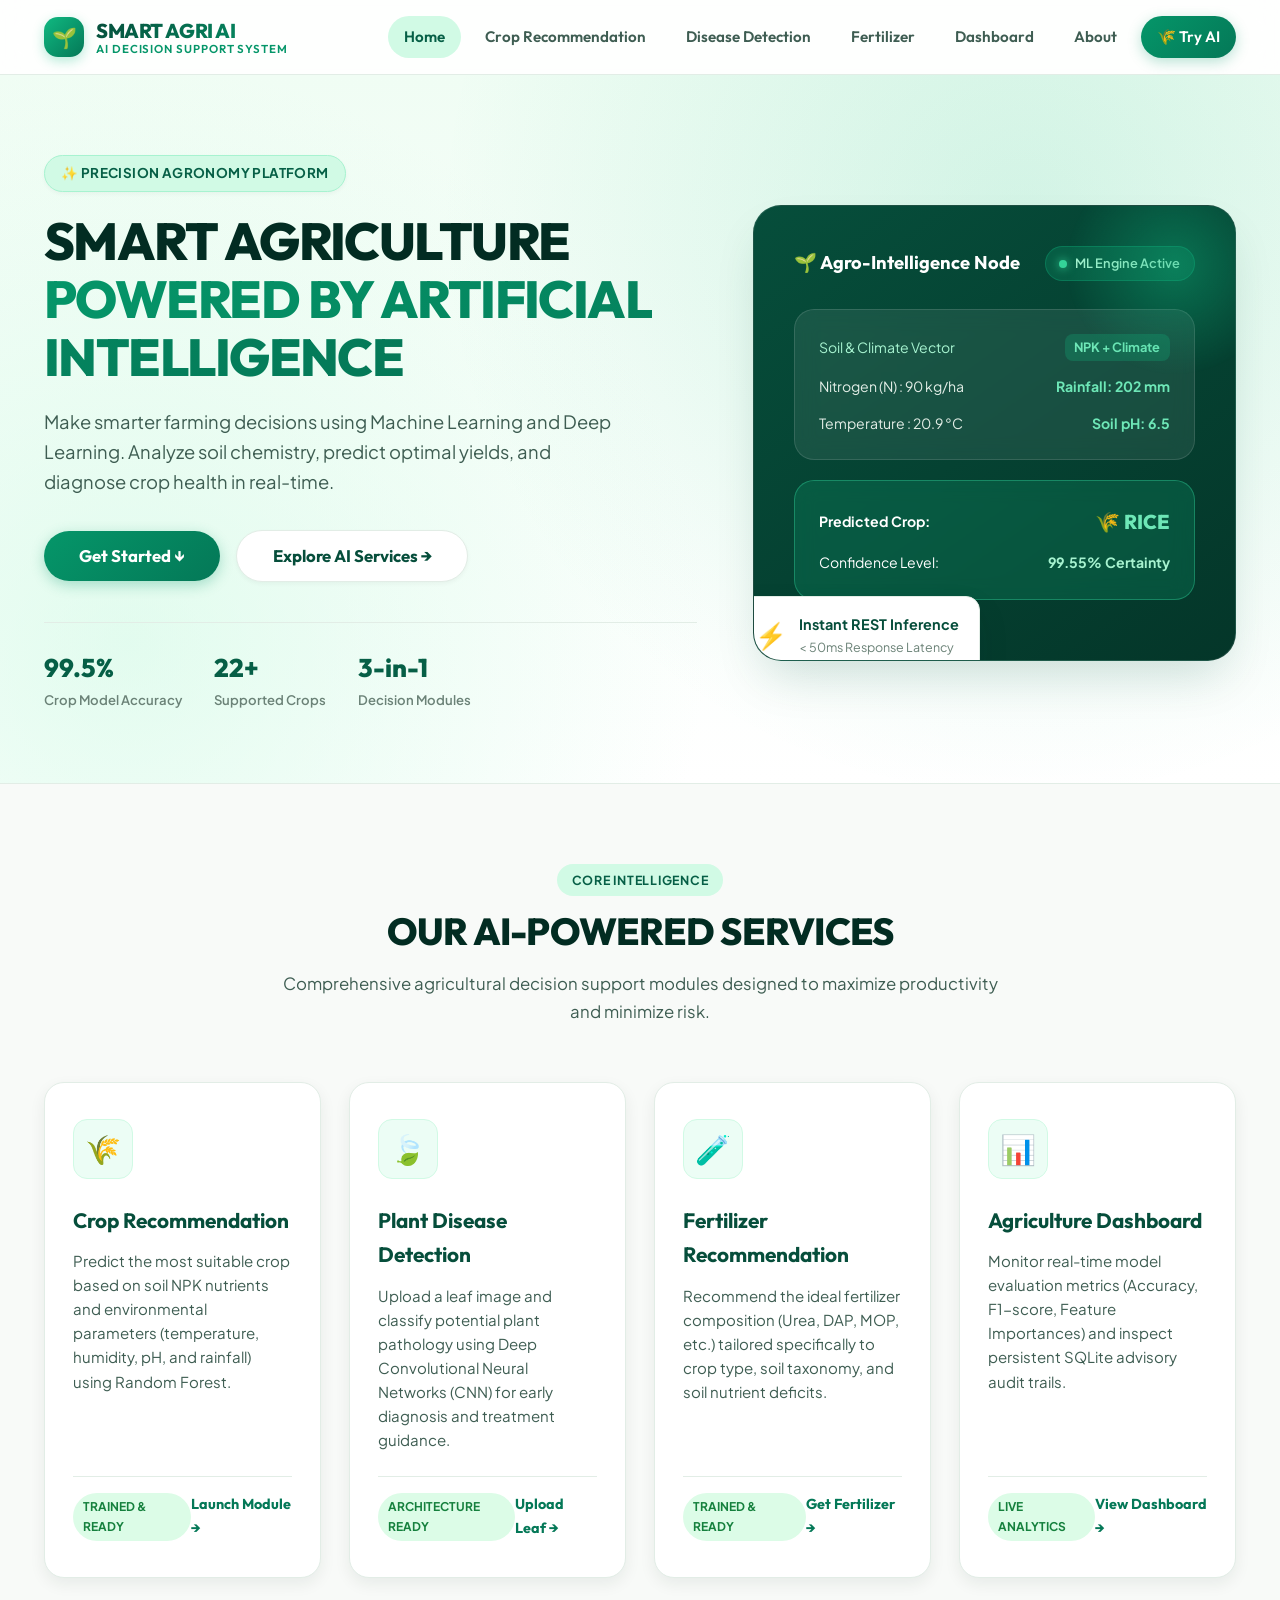
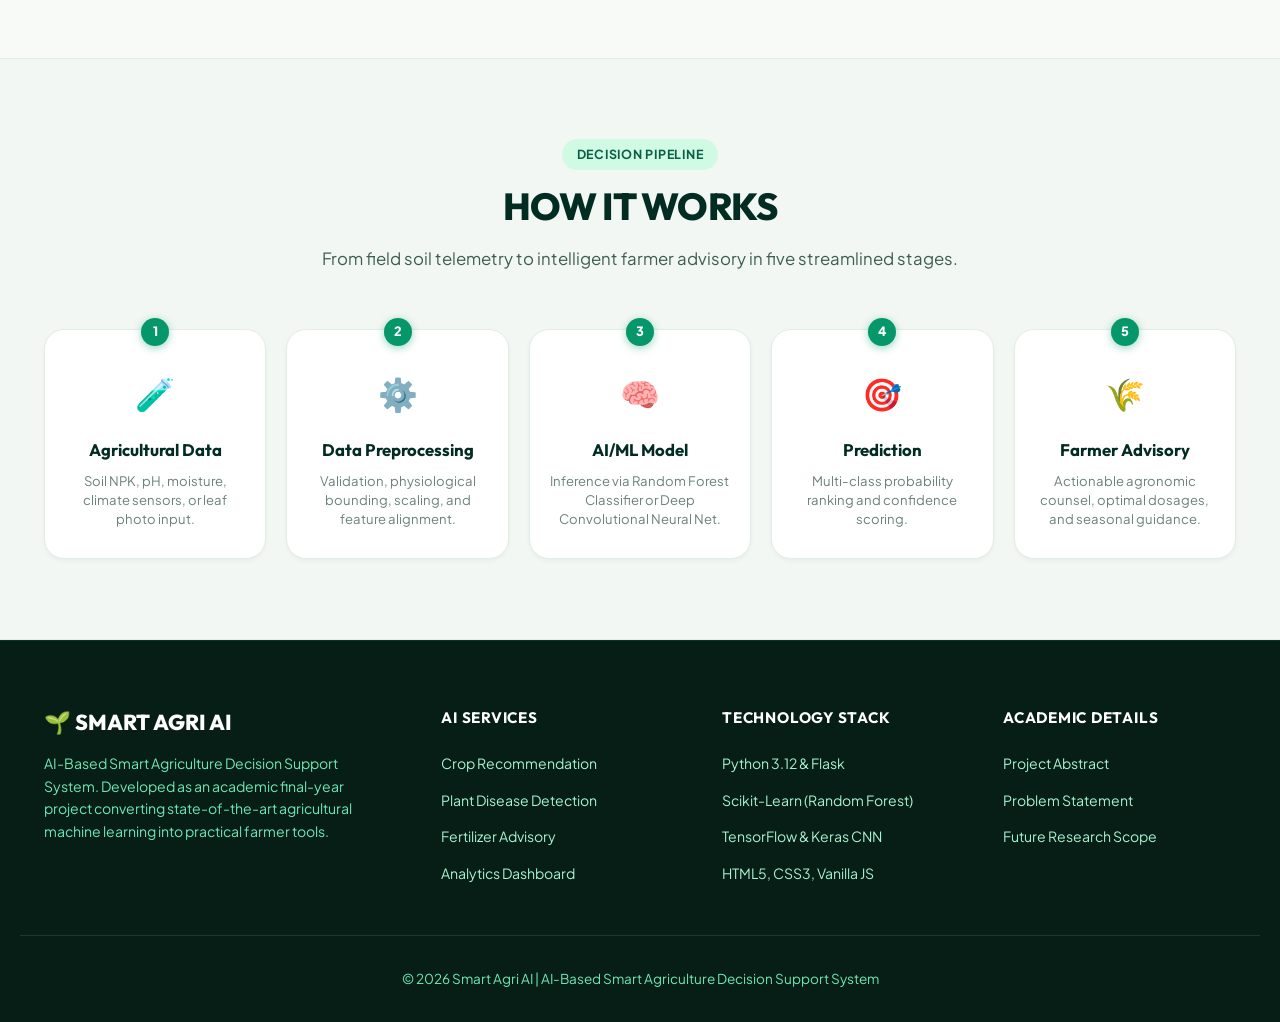
<file: frontend/index.html>
<!DOCTYPE html>
<html lang="en">
<head>
  <meta charset="UTF-8">
  <meta name="viewport" content="width=device-width, initial-scale=1.0">
  <title>SMART AGRI AI – AI-Based Smart Agriculture Decision Support System</title>
  <meta name="description" content="AI-Based Smart Agriculture Decision Support System leveraging Machine Learning and Deep Learning for Crop Recommendation, Disease Detection, and Fertilizer Advisory.">
  <link rel="stylesheet" href="css/style.css">
  <link rel="icon" href="data:image/svg+xml,<svg xmlns=%22http://www.w3.org/2000/svg%22 viewBox=%220%22%20viewBox=%220%200%20100%20100%22><text y=%22.9em%22 font-size=%2290%22>🌱</text></svg>">
</head>
<body>

  <!-- Navigation Bar -->
  <nav class="navbar">
    <div class="container navbar-container">
      <a href="index.html" class="brand-logo" id="brandLogo">
        <div class="brand-badge">🌱</div>
        <div class="brand-text">
          <span class="brand-title">SMART AGRI AI</span>
          <span class="brand-tagline">AI Decision Support System</span>
        </div>
      </a>

      <button class="nav-toggle" id="navToggle" aria-label="Toggle Navigation">☰</button>

      <ul class="nav-menu" id="navMenu">
        <li><a href="index.html" class="nav-link active">Home</a></li>
        <li><a href="crop.html" class="nav-link">Crop Recommendation</a></li>
        <li><a href="disease.html" class="nav-link">Disease Detection</a></li>
        <li><a href="fertilizer.html" class="nav-link">Fertilizer</a></li>
        <li><a href="dashboard.html" class="nav-link">Dashboard</a></li>
        <li><a href="about.html" class="nav-link">About</a></li>
        <li><a href="crop.html" class="nav-link nav-btn-highlight">🌾 Try AI</a></li>
      </ul>
    </div>
  </nav>

  <!-- Hero Section -->
  <header class="hero">
    <div class="container hero-grid">
      <div class="hero-content">
        <div class="hero-pill">
          <span>✨ Precision Agronomy Platform</span>
        </div>
        <h1 class="hero-title">
          SMART AGRICULTURE <br>
          <span class="highlight-text">POWERED BY ARTIFICIAL INTELLIGENCE</span>
        </h1>
        <p class="hero-subtitle">
          Make smarter farming decisions using Machine Learning and Deep Learning. Analyze soil chemistry, predict optimal yields, and diagnose crop health in real-time.
        </p>

        <div class="hero-cta-group">
          <a href="#services" class="btn btn-primary btn-lg" id="heroGetStartedBtn">Get Started ↓</a>
          <a href="crop.html" class="btn btn-secondary btn-lg" id="heroExploreBtn">Explore AI Services →</a>
        </div>

        <div class="hero-stats">
          <div class="hero-stat-item">
            <span class="hero-stat-num">99.5%</span>
            <span class="hero-stat-label">Crop Model Accuracy</span>
          </div>
          <div class="hero-stat-item">
            <span class="hero-stat-num">22+</span>
            <span class="hero-stat-label">Supported Crops</span>
          </div>
          <div class="hero-stat-item">
            <span class="hero-stat-num">3-in-1</span>
            <span class="hero-stat-label">Decision Modules</span>
          </div>
        </div>
      </div>

      <!-- Hero Visual Card Stack -->
      <div class="hero-visual">
        <div class="hero-card-stack">
          <div class="hero-illustration-header">
            <div style="font-family: var(--font-heading); font-weight: 700; font-size: 1.15rem;">
              🌱 Agro-Intelligence Node
            </div>
            <div class="hero-system-status">
              <div class="pulse-dot"></div>
              <span>ML Engine Active</span>
            </div>
          </div>

          <div class="hero-preview-box">
            <div class="hero-preview-row">
              <span style="color: #a7f3d0;">Soil & Climate Vector</span>
              <span class="hero-badge-tag">NPK + Climate</span>
            </div>
            <div class="hero-preview-row">
              <span style="color: #e2ede6;">Nitrogen (N) : 90 kg/ha</span>
              <span style="color: #6ee7b7; font-weight: 700;">Rainfall: 202 mm</span>
            </div>
            <div class="hero-preview-row">
              <span style="color: #e2ede6;">Temperature : 20.9 °C</span>
              <span style="color: #6ee7b7; font-weight: 700;">Soil pH: 6.5</span>
            </div>
          </div>

          <div class="hero-preview-box" style="background: rgba(16, 185, 129, 0.2); border-color: rgba(52, 211, 153, 0.4);">
            <div class="hero-preview-row">
              <span style="font-weight: 700;">Predicted Crop:</span>
              <span style="font-family: var(--font-heading); font-size: 1.25rem; font-weight: 800; color: #6ee7b7;">🌾 RICE</span>
            </div>
            <div class="hero-preview-row">
              <span>Confidence Level:</span>
              <span style="font-weight: 700; color: #a7f3d0;">99.55% Certainty</span>
            </div>
          </div>

          <div class="hero-floating-card">
            <div class="card-icon">⚡</div>
            <div>
              <div style="font-weight: 700; font-size: 0.9rem; color: var(--primary-900);">Instant REST Inference</div>
              <div style="font-size: 0.78rem; color: var(--text-muted);">&lt; 50ms Response Latency</div>
            </div>
          </div>
        </div>
      </div>
    </div>
  </header>

  <!-- Services Section -->
  <section class="section" id="services">
    <div class="container">
      <div class="section-header">
        <div class="section-pill">Core Intelligence</div>
        <h2 class="section-title">OUR AI-POWERED SERVICES</h2>
        <p class="section-subtitle">
          Comprehensive agricultural decision support modules designed to maximize productivity and minimize risk.
        </p>
      </div>

      <div class="services-grid">
        <!-- Service 1: Crop Recommendation -->
        <div class="service-card" id="cardCrop">
          <div class="service-icon-box">🌾</div>
          <h3 class="service-card-title">Crop Recommendation</h3>
          <p class="service-card-desc">
            Predict the most suitable crop based on soil NPK nutrients and environmental parameters (temperature, humidity, pH, and rainfall) using Random Forest.
          </p>
          <div class="service-card-meta">
            <span class="service-badge badge-ready">Trained & Ready</span>
            <a href="crop.html" class="service-card-link">Launch Module →</a>
          </div>
        </div>

        <!-- Service 2: Plant Disease Detection -->
        <div class="service-card" id="cardDisease">
          <div class="service-icon-box">🍃</div>
          <h3 class="service-card-title">Plant Disease Detection</h3>
          <p class="service-card-desc">
            Upload a leaf image and classify potential plant pathology using Deep Convolutional Neural Networks (CNN) for early diagnosis and treatment guidance.
          </p>
          <div class="service-card-meta">
            <span class="service-badge badge-ready">Architecture Ready</span>
            <a href="disease.html" class="service-card-link">Upload Leaf →</a>
          </div>
        </div>

        <!-- Service 3: Fertilizer Recommendation -->
        <div class="service-card" id="cardFertilizer">
          <div class="service-icon-box">🧪</div>
          <h3 class="service-card-title">Fertilizer Recommendation</h3>
          <p class="service-card-desc">
            Recommend the ideal fertilizer composition (Urea, DAP, MOP, etc.) tailored specifically to crop type, soil taxonomy, and soil nutrient deficits.
          </p>
          <div class="service-card-meta">
            <span class="service-badge badge-ready">Trained & Ready</span>
            <a href="fertilizer.html" class="service-card-link">Get Fertilizer →</a>
          </div>
        </div>

        <!-- Service 4: Agriculture Dashboard -->
        <div class="service-card" id="cardDashboard">
          <div class="service-icon-box">📊</div>
          <h3 class="service-card-title">Agriculture Dashboard</h3>
          <p class="service-card-desc">
            Monitor real-time model evaluation metrics (Accuracy, F1-score, Feature Importances) and inspect persistent SQLite advisory audit trails.
          </p>
          <div class="service-card-meta">
            <span class="service-badge badge-ready">Live Analytics</span>
            <a href="dashboard.html" class="service-card-link">View Dashboard →</a>
          </div>
        </div>
      </div>
    </div>
  </section>

  <!-- How It Works Section -->
  <section class="section section-alt">
    <div class="container">
      <div class="section-header">
        <div class="section-pill">Decision Pipeline</div>
        <h2 class="section-title">HOW IT WORKS</h2>
        <p class="section-subtitle">
          From field soil telemetry to intelligent farmer advisory in five streamlined stages.
        </p>
      </div>

      <div class="pipeline-container">
        <!-- Step 1 -->
        <div class="pipeline-step">
          <div class="pipeline-number">1</div>
          <div class="pipeline-icon">🧪</div>
          <h4 class="pipeline-title">Agricultural Data</h4>
          <p class="pipeline-desc">Soil NPK, pH, moisture, climate sensors, or leaf photo input.</p>
        </div>

        <!-- Step 2 -->
        <div class="pipeline-step">
          <div class="pipeline-number">2</div>
          <div class="pipeline-icon">⚙️</div>
          <h4 class="pipeline-title">Data Preprocessing</h4>
          <p class="pipeline-desc">Validation, physiological bounding, scaling, and feature alignment.</p>
        </div>

        <!-- Step 3 -->
        <div class="pipeline-step">
          <div class="pipeline-number">3</div>
          <div class="pipeline-icon">🧠</div>
          <h4 class="pipeline-title">AI/ML Model</h4>
          <p class="pipeline-desc">Inference via Random Forest Classifier or Deep Convolutional Neural Net.</p>
        </div>

        <!-- Step 4 -->
        <div class="pipeline-step">
          <div class="pipeline-number">4</div>
          <div class="pipeline-icon">🎯</div>
          <h4 class="pipeline-title">Prediction</h4>
          <p class="pipeline-desc">Multi-class probability ranking and confidence scoring.</p>
        </div>

        <!-- Step 5 -->
        <div class="pipeline-step">
          <div class="pipeline-number">5</div>
          <div class="pipeline-icon">🌾</div>
          <h4 class="pipeline-title">Farmer Advisory</h4>
          <p class="pipeline-desc">Actionable agronomic counsel, optimal dosages, and seasonal guidance.</p>
        </div>
      </div>
    </div>
  </section>

  <!-- Footer -->
  <footer class="footer">
    <div class="container footer-grid">
      <div>
        <div class="footer-brand-title">🌱 SMART AGRI AI</div>
        <p class="footer-brand-desc">
          AI-Based Smart Agriculture Decision Support System. Developed as an academic final-year project converting state-of-the-art agricultural machine learning into practical farmer tools.
        </p>
      </div>
      <div>
        <div class="footer-col-title">AI Services</div>
        <ul class="footer-links">
          <li><a href="crop.html" class="footer-link">Crop Recommendation</a></li>
          <li><a href="disease.html" class="footer-link">Plant Disease Detection</a></li>
          <li><a href="fertilizer.html" class="footer-link">Fertilizer Advisory</a></li>
          <li><a href="dashboard.html" class="footer-link">Analytics Dashboard</a></li>
        </ul>
      </div>
      <div>
        <div class="footer-col-title">Technology Stack</div>
        <ul class="footer-links">
          <li><span class="footer-link">Python 3.12 & Flask</span></li>
          <li><span class="footer-link">Scikit-Learn (Random Forest)</span></li>
          <li><span class="footer-link">TensorFlow & Keras CNN</span></li>
          <li><span class="footer-link">HTML5, CSS3, Vanilla JS</span></li>
        </ul>
      </div>
      <div>
        <div class="footer-col-title">Academic Details</div>
        <ul class="footer-links">
          <li><a href="about.html" class="footer-link">Project Abstract</a></li>
          <li><a href="about.html#problem" class="footer-link">Problem Statement</a></li>
          <li><a href="about.html#future" class="footer-link">Future Research Scope</a></li>
        </ul>
      </div>
    </div>
    <div class="container footer-bottom">
      © 2026 Smart Agri AI | AI-Based Smart Agriculture Decision Support System
    </div>
  </footer>

  <script src="js/main.js"></script>
</body>
</html>
</file>
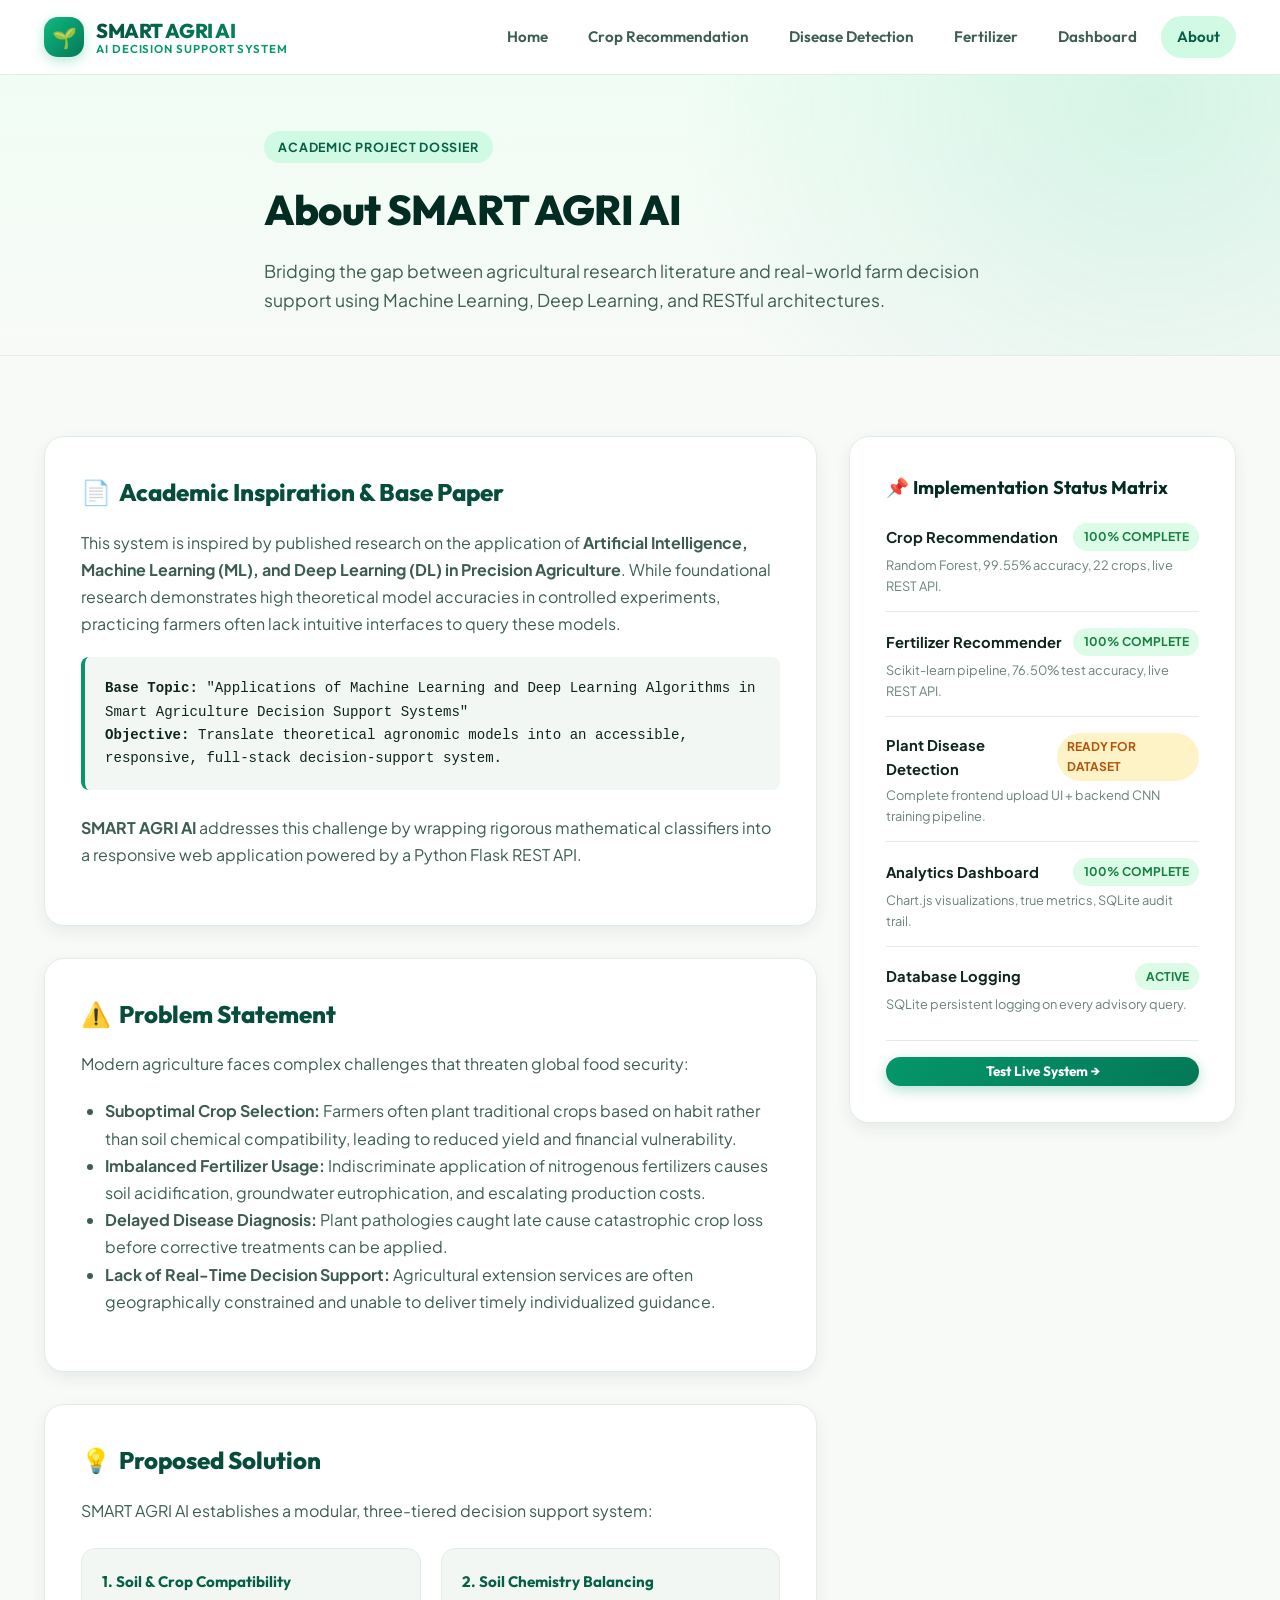
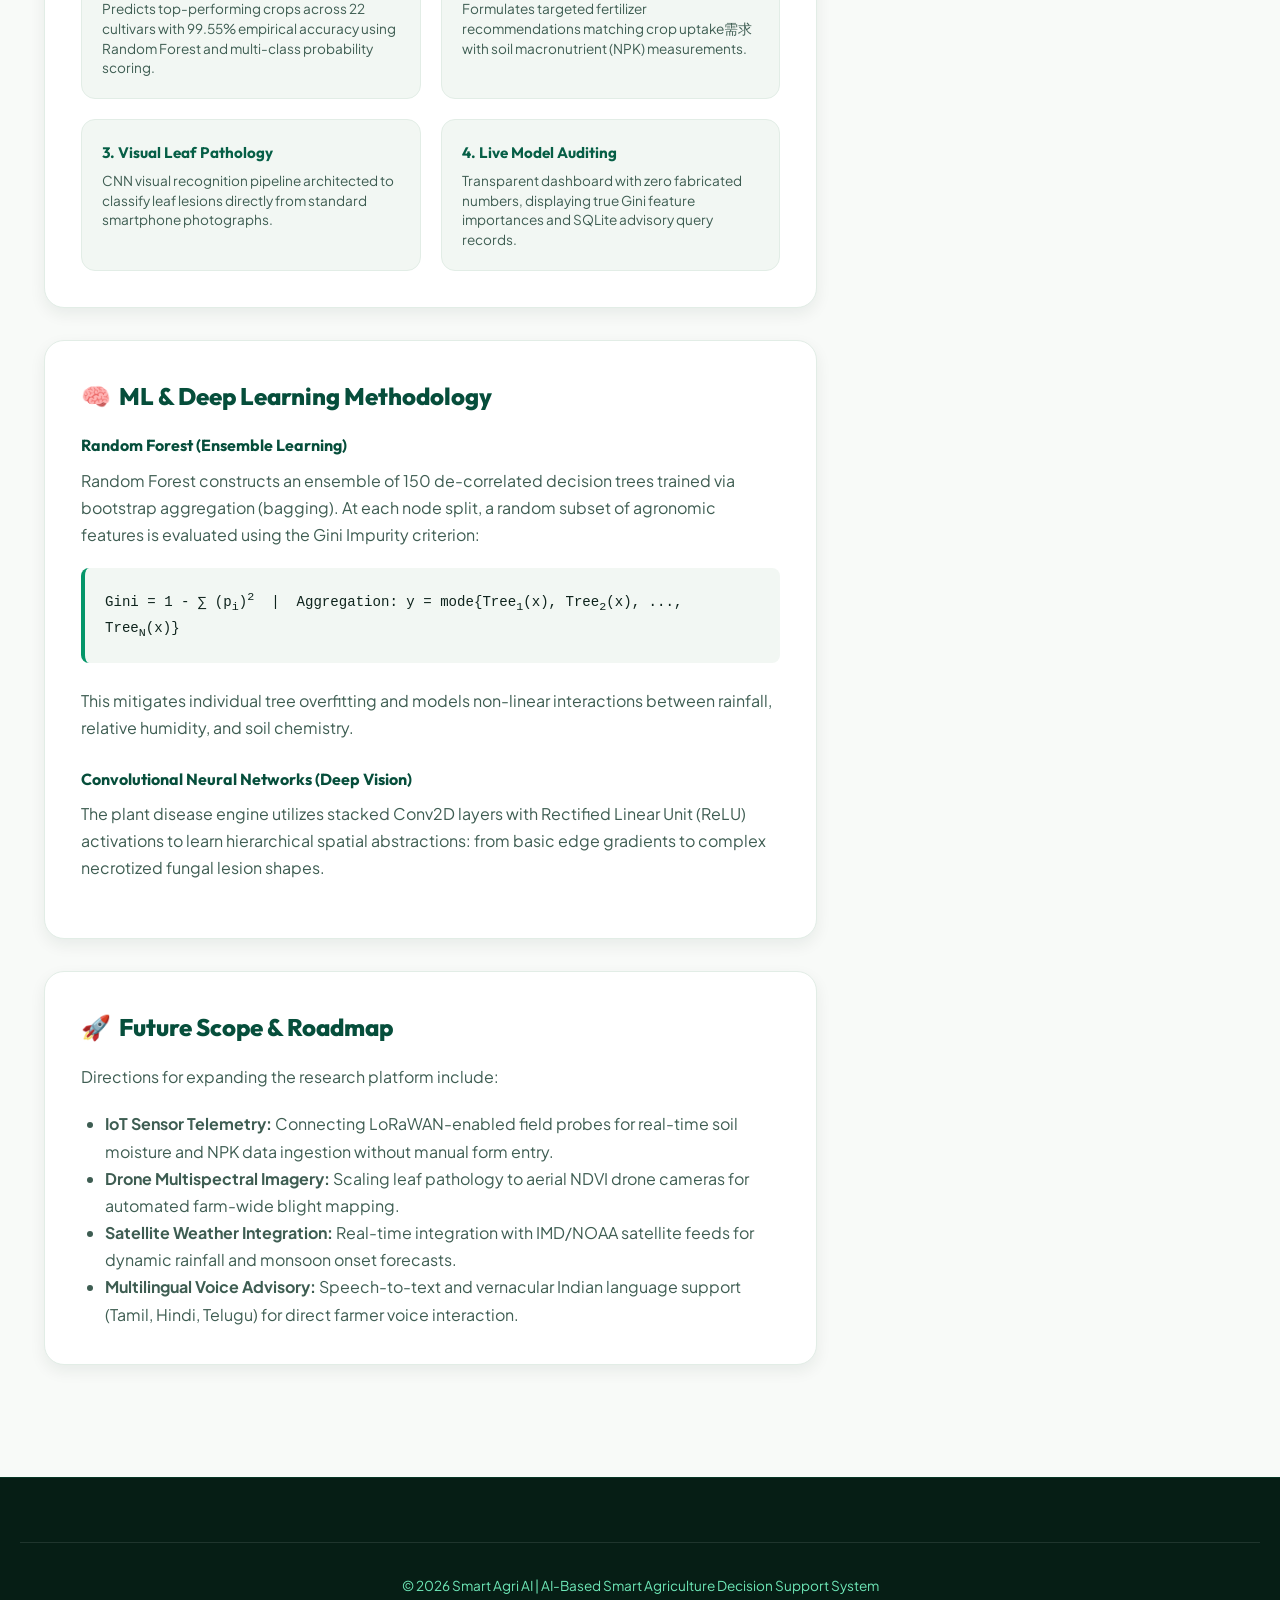
<file: frontend/about.html>
<!DOCTYPE html>
<html lang="en">
<head>
  <meta charset="UTF-8">
  <meta name="viewport" content="width=device-width, initial-scale=1.0">
  <title>About – SMART AGRI AI Decision Support System</title>
  <meta name="description" content="Academic context, architecture, ML/DL methodology, and future research directions for the Smart Agri AI platform.">
  <link rel="stylesheet" href="css/style.css">
  <link rel="icon" href="data:image/svg+xml,<svg xmlns=%22http://www.w3.org/2000/svg%22 viewBox=%220%22%20viewBox=%220%200%20100%20100%22><text y=%22.9em%22 font-size=%2290%22>🌱</text></svg>">
</head>
<body>

  <!-- Navigation Bar -->
  <nav class="navbar">
    <div class="container navbar-container">
      <a href="index.html" class="brand-logo">
        <div class="brand-badge">🌱</div>
        <div class="brand-text">
          <span class="brand-title">SMART AGRI AI</span>
          <span class="brand-tagline">AI Decision Support System</span>
        </div>
      </a>

      <button class="nav-toggle" id="navToggle" aria-label="Toggle Navigation">☰</button>

      <ul class="nav-menu" id="navMenu">
        <li><a href="index.html" class="nav-link">Home</a></li>
        <li><a href="crop.html" class="nav-link">Crop Recommendation</a></li>
        <li><a href="disease.html" class="nav-link">Disease Detection</a></li>
        <li><a href="fertilizer.html" class="nav-link">Fertilizer</a></li>
        <li><a href="dashboard.html" class="nav-link">Dashboard</a></li>
        <li><a href="about.html" class="nav-link active">About</a></li>
      </ul>
    </div>
  </nav>

  <!-- Page Header -->
  <header class="page-header">
    <div class="container page-header-content">
      <div class="section-pill">Academic Project Dossier</div>
      <h1 class="page-title">About SMART AGRI AI</h1>
      <p class="page-desc">
        Bridging the gap between agricultural research literature and real-world farm decision support using Machine Learning, Deep Learning, and RESTful architectures.
      </p>
    </div>
  </header>

  <!-- Main Content -->
  <main class="section">
    <div class="container">
      <div class="about-grid">

        <!-- Left Column: Core Dossier -->
        <div>
          <!-- Paper Background -->
          <div class="about-card">
            <h2 class="about-title"><span>📄</span> Academic Inspiration & Base Paper</h2>
            <p class="about-text">
              This system is inspired by published research on the application of <strong>Artificial Intelligence, Machine Learning (ML), and Deep Learning (DL) in Precision Agriculture</strong>. While foundational research demonstrates high theoretical model accuracies in controlled experiments, practicing farmers often lack intuitive interfaces to query these models.
            </p>
            <div class="paper-cite-box">
              <strong>Base Topic:</strong> "Applications of Machine Learning and Deep Learning Algorithms in Smart Agriculture Decision Support Systems"<br>
              <strong>Objective:</strong> Translate theoretical agronomic models into an accessible, responsive, full-stack decision-support system.
            </div>
            <p class="about-text">
              <strong>SMART AGRI AI</strong> addresses this challenge by wrapping rigorous mathematical classifiers into a responsive web application powered by a Python Flask REST API.
            </p>
          </div>

          <!-- Problem Statement -->
          <div class="about-card" id="problem">
            <h2 class="about-title"><span>⚠️</span> Problem Statement</h2>
            <p class="about-text">
              Modern agriculture faces complex challenges that threaten global food security:
            </p>
            <ul style="margin-left: 1.5rem; margin-bottom: 1.25rem; color: var(--text-secondary); line-height: 1.7;">
              <li><strong>Suboptimal Crop Selection:</strong> Farmers often plant traditional crops based on habit rather than soil chemical compatibility, leading to reduced yield and financial vulnerability.</li>
              <li><strong>Imbalanced Fertilizer Usage:</strong> Indiscriminate application of nitrogenous fertilizers causes soil acidification, groundwater eutrophication, and escalating production costs.</li>
              <li><strong>Delayed Disease Diagnosis:</strong> Plant pathologies caught late cause catastrophic crop loss before corrective treatments can be applied.</li>
              <li><strong>Lack of Real-Time Decision Support:</strong> Agricultural extension services are often geographically constrained and unable to deliver timely individualized guidance.</li>
            </ul>
          </div>

          <!-- Proposed Solution -->
          <div class="about-card">
            <h2 class="about-title"><span>💡</span> Proposed Solution</h2>
            <p class="about-text">
              SMART AGRI AI establishes a modular, three-tiered decision support system:
            </p>
            <div class="tech-spec-grid">
              <div class="tech-spec-item">
                <div class="tech-spec-title">1. Soil & Crop Compatibility</div>
                <div class="tech-spec-desc">Predicts top-performing crops across 22 cultivars with 99.55% empirical accuracy using Random Forest and multi-class probability scoring.</div>
              </div>
              <div class="tech-spec-item">
                <div class="tech-spec-title">2. Soil Chemistry Balancing</div>
                <div class="tech-spec-desc">Formulates targeted fertilizer recommendations matching crop uptake需求 with soil macronutrient (NPK) measurements.</div>
              </div>
              <div class="tech-spec-item">
                <div class="tech-spec-title">3. Visual Leaf Pathology</div>
                <div class="tech-spec-desc">CNN visual recognition pipeline architected to classify leaf lesions directly from standard smartphone photographs.</div>
              </div>
              <div class="tech-spec-item">
                <div class="tech-spec-title">4. Live Model Auditing</div>
                <div class="tech-spec-desc">Transparent dashboard with zero fabricated numbers, displaying true Gini feature importances and SQLite advisory query records.</div>
              </div>
            </div>
          </div>

          <!-- ML & DL Methodology -->
          <div class="about-card">
            <h2 class="about-title"><span>🧠</span> ML & Deep Learning Methodology</h2>
            <h4 style="font-family: var(--font-heading); color: var(--primary-900); margin: 1rem 0 0.5rem;">Random Forest (Ensemble Learning)</h4>
            <p class="about-text">
              Random Forest constructs an ensemble of 150 de-correlated decision trees trained via bootstrap aggregation (bagging). At each node split, a random subset of agronomic features is evaluated using the Gini Impurity criterion:
            </p>
            <div class="paper-cite-box">
              Gini = 1 - &sum; (p<sub>i</sub>)<sup>2</sup> &nbsp;|&nbsp; Aggregation: y = mode{Tree<sub>1</sub>(x), Tree<sub>2</sub>(x), ..., Tree<sub>N</sub>(x)}
            </div>
            <p class="about-text">
              This mitigates individual tree overfitting and models non-linear interactions between rainfall, relative humidity, and soil chemistry.
            </p>

            <h4 style="font-family: var(--font-heading); color: var(--primary-900); margin: 1.5rem 0 0.5rem;">Convolutional Neural Networks (Deep Vision)</h4>
            <p class="about-text">
              The plant disease engine utilizes stacked Conv2D layers with Rectified Linear Unit (ReLU) activations to learn hierarchical spatial abstractions: from basic edge gradients to complex necrotized fungal lesion shapes.
            </p>
          </div>

          <!-- Future Scope -->
          <div class="about-card" id="future">
            <h2 class="about-title"><span>🚀</span> Future Scope & Roadmap</h2>
            <p class="about-text">
              Directions for expanding the research platform include:
            </p>
            <ul style="margin-left: 1.5rem; color: var(--text-secondary); line-height: 1.7;">
              <li><strong>IoT Sensor Telemetry:</strong> Connecting LoRaWAN-enabled field probes for real-time soil moisture and NPK data ingestion without manual form entry.</li>
              <li><strong>Drone Multispectral Imagery:</strong> Scaling leaf pathology to aerial NDVI drone cameras for automated farm-wide blight mapping.</li>
              <li><strong>Satellite Weather Integration:</strong> Real-time integration with IMD/NOAA satellite feeds for dynamic rainfall and monsoon onset forecasts.</li>
              <li><strong>Multilingual Voice Advisory:</strong> Speech-to-text and vernacular Indian language support (Tamil, Hindi, Telugu) for direct farmer voice interaction.</li>
            </ul>
          </div>
        </div>

        <!-- Right Column: Project Implementation Status Matrix -->
        <div>
          <div class="about-card" style="position: sticky; top: 100px;">
            <h3 style="font-family: var(--font-heading); font-size: 1.15rem; font-weight: 700; color: var(--primary-950); margin-bottom: 1.25rem;">
              📌 Implementation Status Matrix
            </h3>

            <div style="display: flex; flex-direction: column; gap: 1rem;">
              <!-- Item 1 -->
              <div style="border-bottom: 1px solid var(--border-light); padding-bottom: 0.85rem;">
                <div style="display: flex; justify-content: space-between; align-items: center; margin-bottom: 0.25rem;">
                  <span style="font-weight: 700; font-size: 0.92rem;">Crop Recommendation</span>
                  <span class="service-badge badge-ready">100% Complete</span>
                </div>
                <div style="font-size: 0.8rem; color: var(--text-muted);">
                  Random Forest, 99.55% accuracy, 22 crops, live REST API.
                </div>
              </div>

              <!-- Item 2 -->
              <div style="border-bottom: 1px solid var(--border-light); padding-bottom: 0.85rem;">
                <div style="display: flex; justify-content: space-between; align-items: center; margin-bottom: 0.25rem;">
                  <span style="font-weight: 700; font-size: 0.92rem;">Fertilizer Recommender</span>
                  <span class="service-badge badge-ready">100% Complete</span>
                </div>
                <div style="font-size: 0.8rem; color: var(--text-muted);">
                  Scikit-learn pipeline, 76.50% test accuracy, live REST API.
                </div>
              </div>

              <!-- Item 3 -->
              <div style="border-bottom: 1px solid var(--border-light); padding-bottom: 0.85rem;">
                <div style="display: flex; justify-content: space-between; align-items: center; margin-bottom: 0.25rem;">
                  <span style="font-weight: 700; font-size: 0.92rem;">Plant Disease Detection</span>
                  <span class="service-badge badge-pending">Ready for Dataset</span>
                </div>
                <div style="font-size: 0.8rem; color: var(--text-muted);">
                  Complete frontend upload UI + backend CNN training pipeline.
                </div>
              </div>

              <!-- Item 4 -->
              <div style="border-bottom: 1px solid var(--border-light); padding-bottom: 0.85rem;">
                <div style="display: flex; justify-content: space-between; align-items: center; margin-bottom: 0.25rem;">
                  <span style="font-weight: 700; font-size: 0.92rem;">Analytics Dashboard</span>
                  <span class="service-badge badge-ready">100% Complete</span>
                </div>
                <div style="font-size: 0.8rem; color: var(--text-muted);">
                  Chart.js visualizations, true metrics, SQLite audit trail.
                </div>
              </div>

              <!-- Item 5 -->
              <div>
                <div style="display: flex; justify-content: space-between; align-items: center; margin-bottom: 0.25rem;">
                  <span style="font-weight: 700; font-size: 0.92rem;">Database Logging</span>
                  <span class="service-badge badge-ready">Active</span>
                </div>
                <div style="font-size: 0.8rem; color: var(--text-muted);">
                  SQLite persistent logging on every advisory query.
                </div>
              </div>
            </div>

            <div style="margin-top: 1.5rem; padding-top: 1rem; border-top: 1px solid var(--border-light); text-align: center;">
              <a href="crop.html" class="btn btn-primary btn-sm btn-block">Test Live System →</a>
            </div>
          </div>
        </div>

      </div>
    </div>
  </main>

  <!-- Footer -->
  <footer class="footer">
    <div class="container footer-bottom">
      © 2026 Smart Agri AI | AI-Based Smart Agriculture Decision Support System
    </div>
  </footer>

  <script src="js/main.js"></script>
</body>
</html>
</file>
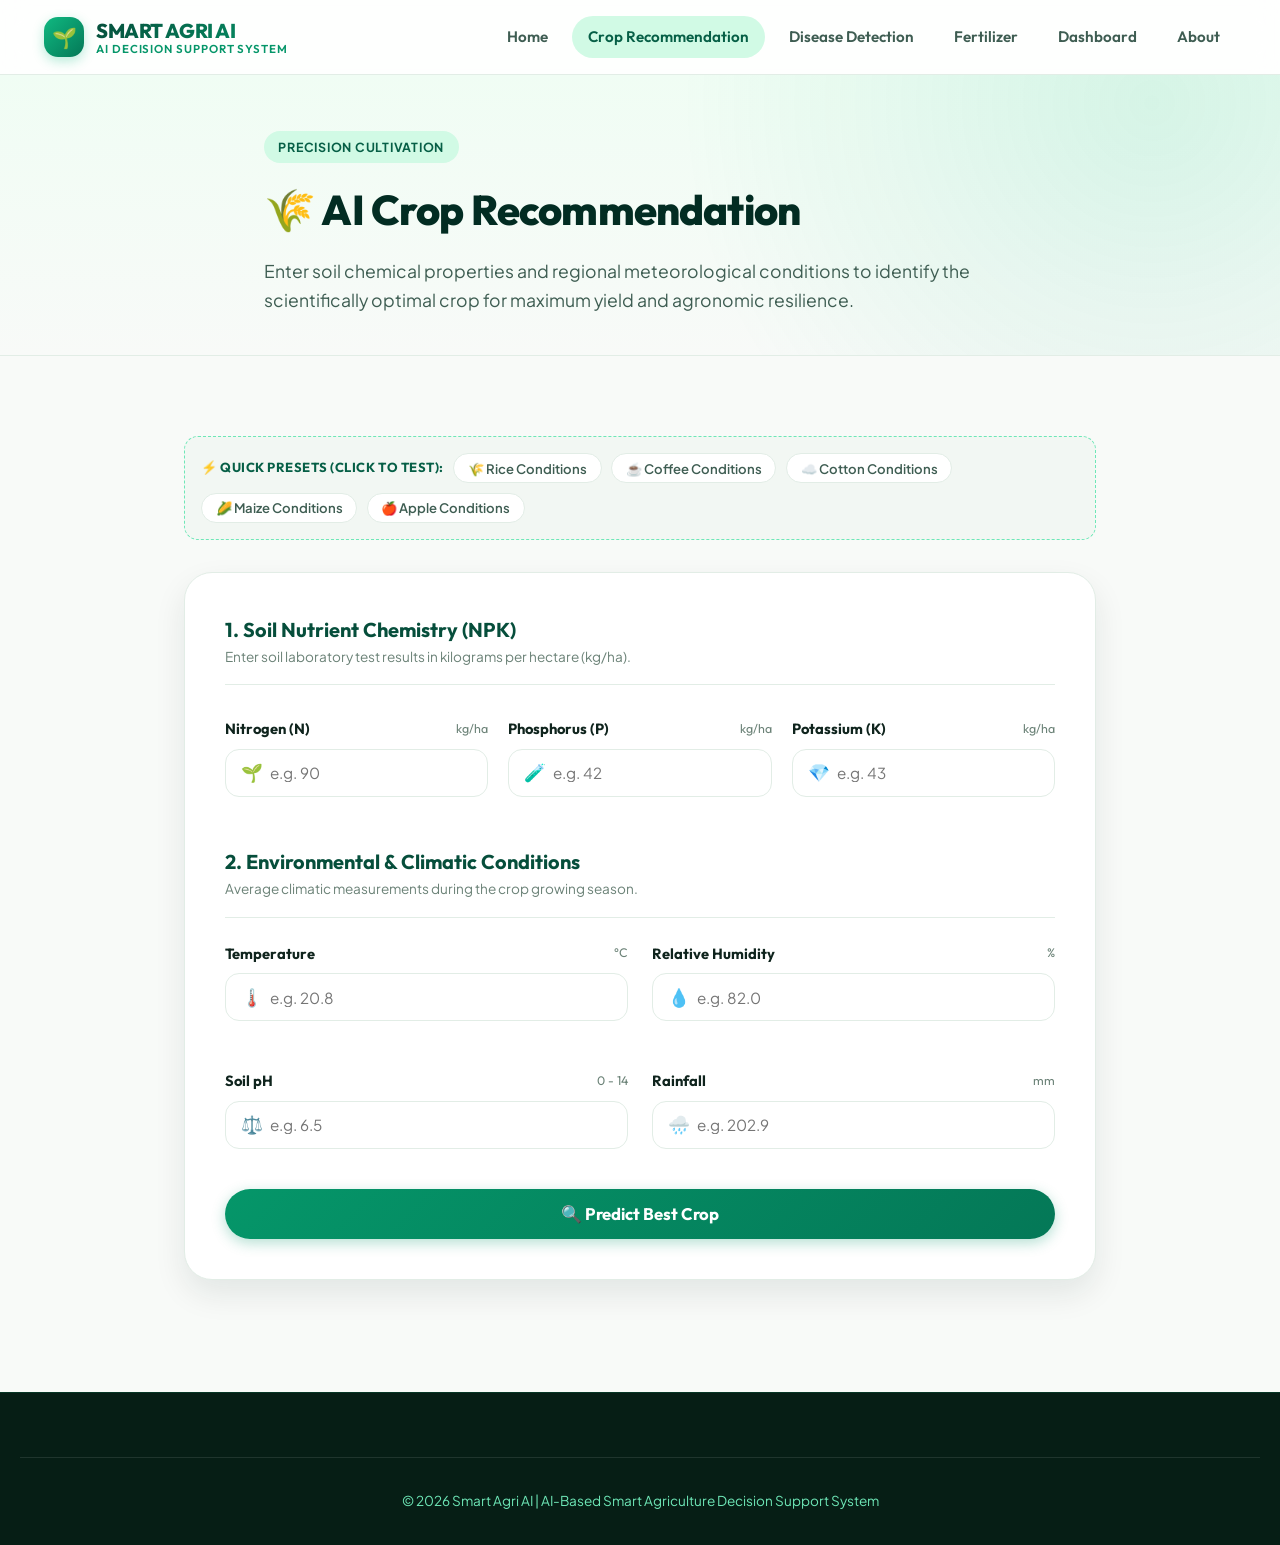
<file: frontend/crop.html>
<!DOCTYPE html>
<html lang="en">
<head>
  <meta charset="UTF-8">
  <meta name="viewport" content="width=device-width, initial-scale=1.0">
  <title>🌾 AI Crop Recommendation – SMART AGRI AI</title>
  <meta name="description" content="Predict the best suited crop for your land based on soil nutrients and climatic parameters using trained Machine Learning models.">
  <link rel="stylesheet" href="css/style.css">
  <link rel="icon" href="data:image/svg+xml,<svg xmlns=%22http://www.w3.org/2000/svg%22 viewBox=%220%200%20100%20100%22><text y=%22.9em%22 font-size=%2290%22>🌾</text></svg>">
</head>
<body>

  <!-- Navigation Bar -->
  <nav class="navbar">
    <div class="container navbar-container">
      <a href="index.html" class="brand-logo">
        <div class="brand-badge">🌱</div>
        <div class="brand-text">
          <span class="brand-title">SMART AGRI AI</span>
          <span class="brand-tagline">AI Decision Support System</span>
        </div>
      </a>

      <button class="nav-toggle" id="navToggle" aria-label="Toggle Navigation">☰</button>

      <ul class="nav-menu" id="navMenu">
        <li><a href="index.html" class="nav-link">Home</a></li>
        <li><a href="crop.html" class="nav-link active">Crop Recommendation</a></li>
        <li><a href="disease.html" class="nav-link">Disease Detection</a></li>
        <li><a href="fertilizer.html" class="nav-link">Fertilizer</a></li>
        <li><a href="dashboard.html" class="nav-link">Dashboard</a></li>
        <li><a href="about.html" class="nav-link">About</a></li>
      </ul>
    </div>
  </nav>

  <!-- Page Header -->
  <header class="page-header">
    <div class="container page-header-content">
      <div class="section-pill">Precision Cultivation</div>
      <h1 class="page-title">🌾 AI Crop Recommendation</h1>
      <p class="page-desc">
        Enter soil chemical properties and regional meteorological conditions to identify the scientifically optimal crop for maximum yield and agronomic resilience.
      </p>
    </div>
  </header>

  <!-- Main Content -->
  <main class="section">
    <div class="container" style="max-width: 960px;">

      <!-- Preset Quick-Fill Bar -->
      <div class="preset-container">
        <span class="preset-label">⚡ Quick Presets (Click to Test):</span>
        <button type="button" class="preset-chip" data-preset="rice">🌾 Rice Conditions</button>
        <button type="button" class="preset-chip" data-preset="coffee">☕ Coffee Conditions</button>
        <button type="button" class="preset-chip" data-preset="cotton">☁️ Cotton Conditions</button>
        <button type="button" class="preset-chip" data-preset="maize">🌽 Maize Conditions</button>
        <button type="button" class="preset-chip" data-preset="apple">🍎 Apple Conditions</button>
      </div>

      <!-- Alert / Notification Container -->
      <div id="cropAlertContainer"></div>

      <!-- Input Form Card -->
      <div class="app-card">
        <form id="cropForm">
          <div style="margin-bottom: 2rem; border-bottom: 1px solid var(--border-light); padding-bottom: 1rem;">
            <h3 style="font-family: var(--font-heading); font-size: 1.25rem; font-weight: 700; color: var(--primary-900);">
              1. Soil Nutrient Chemistry (NPK)
            </h3>
            <p style="font-size: 0.85rem; color: var(--text-muted);">
              Enter soil laboratory test results in kilograms per hectare (kg/ha).
            </p>
          </div>

          <div class="form-grid-3">
            <!-- Nitrogen -->
            <div class="form-group">
              <label for="nitrogen" class="form-label">
                <span>Nitrogen (N)</span>
                <span class="form-label-hint">kg/ha</span>
              </label>
              <div class="input-wrapper">
                <span class="input-icon">🌱</span>
                <input type="number" step="any" min="0" max="300" id="nitrogen" class="form-control" placeholder="e.g. 90" required>
              </div>
            </div>

            <!-- Phosphorus -->
            <div class="form-group">
              <label for="phosphorus" class="form-label">
                <span>Phosphorus (P)</span>
                <span class="form-label-hint">kg/ha</span>
              </label>
              <div class="input-wrapper">
                <span class="input-icon">🧪</span>
                <input type="number" step="any" min="0" max="300" id="phosphorus" class="form-control" placeholder="e.g. 42" required>
              </div>
            </div>

            <!-- Potassium -->
            <div class="form-group">
              <label for="potassium" class="form-label">
                <span>Potassium (K)</span>
                <span class="form-label-hint">kg/ha</span>
              </label>
              <div class="input-wrapper">
                <span class="input-icon">💎</span>
                <input type="number" step="any" min="0" max="300" id="potassium" class="form-control" placeholder="e.g. 43" required>
              </div>
            </div>
          </div>

          <div style="margin: 1.5rem 0; border-bottom: 1px solid var(--border-light); padding-bottom: 1rem;">
            <h3 style="font-family: var(--font-heading); font-size: 1.25rem; font-weight: 700; color: var(--primary-900);">
              2. Environmental & Climatic Conditions
            </h3>
            <p style="font-size: 0.85rem; color: var(--text-muted);">
              Average climatic measurements during the crop growing season.
            </p>
          </div>

          <div class="form-grid-2">
            <!-- Temperature -->
            <div class="form-group">
              <label for="temperature" class="form-label">
                <span>Temperature</span>
                <span class="form-label-hint">°C</span>
              </label>
              <div class="input-wrapper">
                <span class="input-icon">🌡️</span>
                <input type="number" step="any" min="-10" max="60" id="temperature" class="form-control" placeholder="e.g. 20.8" required>
              </div>
            </div>

            <!-- Humidity -->
            <div class="form-group">
              <label for="humidity" class="form-label">
                <span>Relative Humidity</span>
                <span class="form-label-hint">%</span>
              </label>
              <div class="input-wrapper">
                <span class="input-icon">💧</span>
                <input type="number" step="any" min="0" max="100" id="humidity" class="form-control" placeholder="e.g. 82.0" required>
              </div>
            </div>

            <!-- Soil pH -->
            <div class="form-group">
              <label for="ph" class="form-label">
                <span>Soil pH</span>
                <span class="form-label-hint">0 - 14</span>
              </label>
              <div class="input-wrapper">
                <span class="input-icon">⚖️</span>
                <input type="number" step="any" min="0" max="14" id="ph" class="form-control" placeholder="e.g. 6.5" required>
              </div>
            </div>

            <!-- Rainfall -->
            <div class="form-group">
              <label for="rainfall" class="form-label">
                <span>Rainfall</span>
                <span class="form-label-hint">mm</span>
              </label>
              <div class="input-wrapper">
                <span class="input-icon">🌧️</span>
                <input type="number" step="any" min="0" max="2000" id="rainfall" class="form-control" placeholder="e.g. 202.9" required>
              </div>
            </div>
          </div>

          <button type="submit" class="btn btn-primary btn-lg btn-block" id="predictCropBtn" style="margin-top: 1rem;">
            🔍 Predict Best Crop
          </button>
        </form>
      </div>

      <!-- Result Section -->
      <section class="result-section" id="cropResultSection">
        <div class="result-card">
          <!-- Card Header -->
          <div class="result-card-header">
            <div class="result-primary-info">
              <div class="result-crop-icon" id="resCropIcon">🌾</div>
              <div class="result-heading-group">
                <span class="result-eyebrow">AI Recommendation</span>
                <h2 class="result-title" id="resCropName">RICE</h2>
                <span class="result-scientific-name" id="resScientificName">Scientific Name: Oryza sativa</span>
              </div>
            </div>

            <div class="result-confidence-badge">
              <div class="confidence-score" id="resConfidence">94.2%</div>
              <div class="confidence-label">Model Confidence</div>
            </div>
          </div>

          <!-- Card Body -->
          <div class="result-body">
            <!-- Advisory Box -->
            <div class="advisory-box">
              <div class="advisory-title">
                <span>💡</span>
                <span>Agronomic Advisory & Management:</span>
              </div>
              <p class="advisory-text" id="resAdvisory">
                Maintain 2-5 cm standing water during vegetative stage. Apply nitrogen in split doses.
              </p>
            </div>

            <!-- Agronomic Profile Grid -->
            <div class="agronomic-grid">
              <div class="agronomic-item">
                <div class="agronomic-label">Crop Category</div>
                <div class="agronomic-val" id="resCategory">Cereal / Food Grain</div>
              </div>
              <div class="agronomic-item">
                <div class="agronomic-label">Growth Duration</div>
                <div class="agronomic-val" id="resDuration">100 - 150 days</div>
              </div>
              <div class="agronomic-item">
                <div class="agronomic-label">Ideal Soil Matrix</div>
                <div class="agronomic-val" id="resIdealSoil">Clayey or loamy soils</div>
              </div>
            </div>

            <!-- Top 5 Suitable Crops Probability Distribution -->
            <div class="top-crops-section">
              <h4 class="top-crops-title">📊 Top 5 Suitable Crops Ranking (Class Probabilities)</h4>
              <div id="resTopCrops">
                <!-- Dynamically populated by crop.js -->
              </div>
            </div>
          </div>
        </div>
      </section>

    </div>
  </main>

  <!-- Footer -->
  <footer class="footer">
    <div class="container footer-bottom">
      © 2026 Smart Agri AI | AI-Based Smart Agriculture Decision Support System
    </div>
  </footer>

  <script src="js/main.js"></script>
  <script src="js/crop.js"></script>
</body>
</html>
</file>
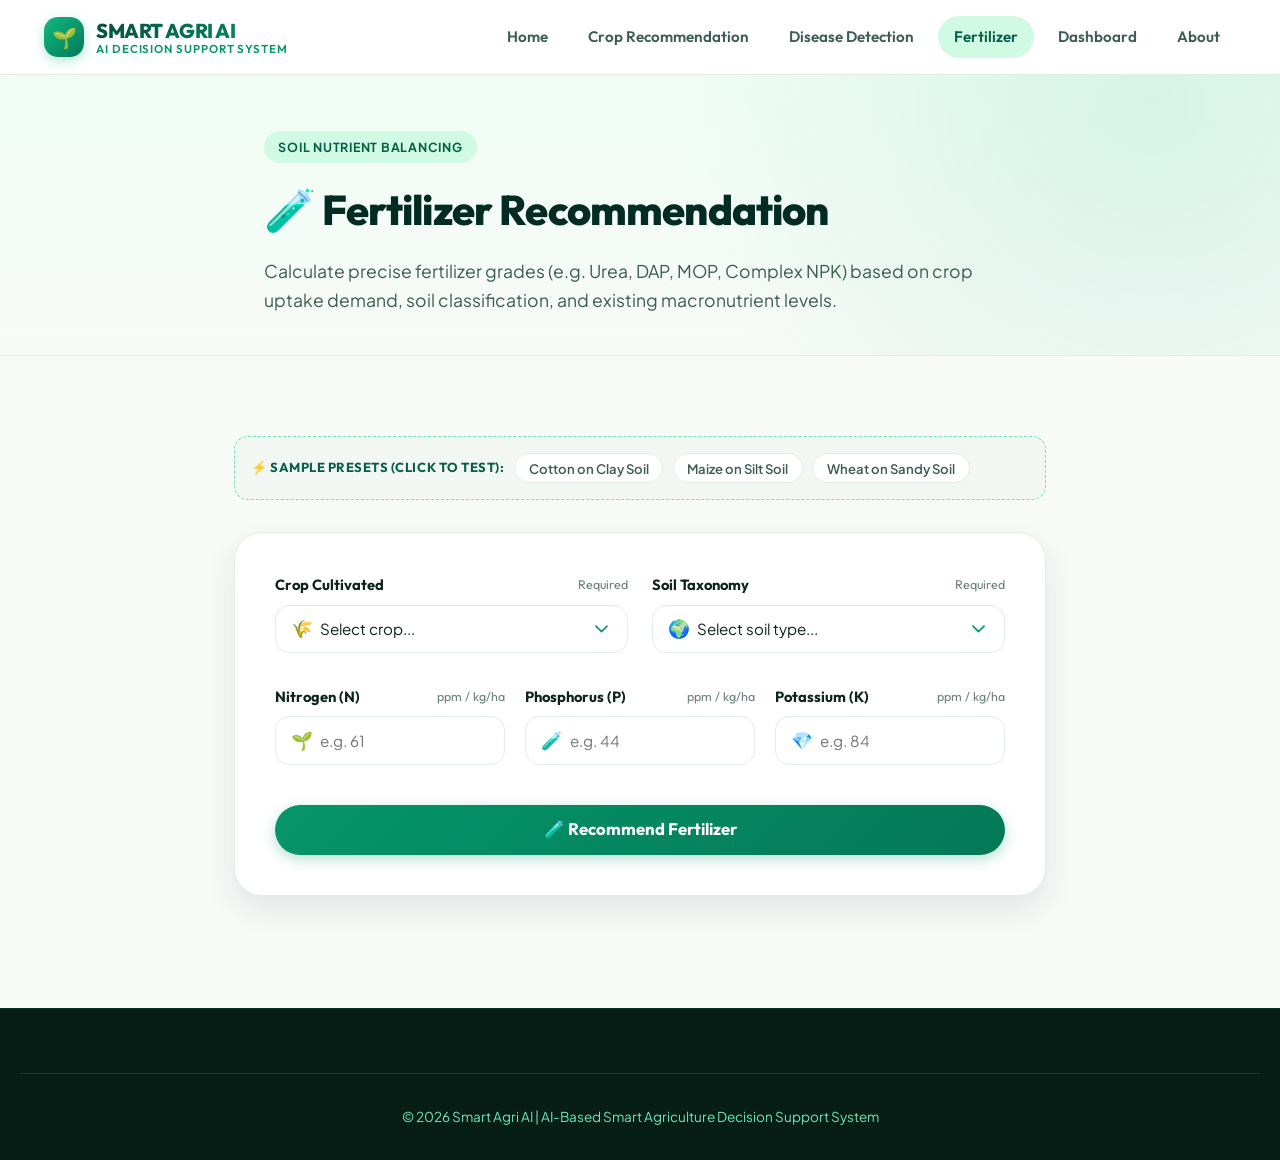
<file: frontend/fertilizer.html>
<!DOCTYPE html>
<html lang="en">
<head>
  <meta charset="UTF-8">
  <meta name="viewport" content="width=device-width, initial-scale=1.0">
  <title>🧪 Fertilizer Recommendation – SMART AGRI AI</title>
  <meta name="description" content="Calculate balanced fertilizer formulation based on crop nutrient requirements and existing soil chemical deficits.">
  <link rel="stylesheet" href="css/style.css">
  <link rel="icon" href="data:image/svg+xml,<svg xmlns=%22http://www.w3.org/2000/svg%22 viewBox=%220%22%20viewBox=%220%200%20100%20100%22><text y=%22.9em%22 font-size=%2290%22>🧪</text></svg>">
</head>
<body>

  <!-- Navigation Bar -->
  <nav class="navbar">
    <div class="container navbar-container">
      <a href="index.html" class="brand-logo">
        <div class="brand-badge">🌱</div>
        <div class="brand-text">
          <span class="brand-title">SMART AGRI AI</span>
          <span class="brand-tagline">AI Decision Support System</span>
        </div>
      </a>

      <button class="nav-toggle" id="navToggle" aria-label="Toggle Navigation">☰</button>

      <ul class="nav-menu" id="navMenu">
        <li><a href="index.html" class="nav-link">Home</a></li>
        <li><a href="crop.html" class="nav-link">Crop Recommendation</a></li>
        <li><a href="disease.html" class="nav-link">Disease Detection</a></li>
        <li><a href="fertilizer.html" class="nav-link active">Fertilizer</a></li>
        <li><a href="dashboard.html" class="nav-link">Dashboard</a></li>
        <li><a href="about.html" class="nav-link">About</a></li>
      </ul>
    </div>
  </nav>

  <!-- Page Header -->
  <header class="page-header">
    <div class="container page-header-content">
      <div class="section-pill">Soil Nutrient Balancing</div>
      <h1 class="page-title">🧪 Fertilizer Recommendation</h1>
      <p class="page-desc">
        Calculate precise fertilizer grades (e.g. Urea, DAP, MOP, Complex NPK) based on crop uptake demand, soil classification, and existing macronutrient levels.
      </p>
    </div>
  </header>

  <!-- Main Content -->
  <main class="section">
    <div class="container" style="max-width: 860px;">

      <!-- Quick Presets -->
      <div class="preset-container">
        <span class="preset-label">⚡ Sample Presets (Click to Test):</span>
        <button type="button" class="preset-chip" data-preset="cotton_clay">Cotton on Clay Soil</button>
        <button type="button" class="preset-chip" data-preset="maize_silt">Maize on Silt Soil</button>
        <button type="button" class="preset-chip" data-preset="wheat_sandy">Wheat on Sandy Soil</button>
      </div>

      <!-- Alert Container -->
      <div id="fertAlertContainer"></div>

      <!-- Form Card -->
      <div class="app-card">
        <form id="fertilizerForm">
          <div class="form-grid-2">
            <!-- Crop Type -->
            <div class="form-group">
              <label for="cropType" class="form-label">
                <span>Crop Cultivated</span>
                <span class="form-label-hint">Required</span>
              </label>
              <div class="input-wrapper">
                <span class="input-icon">🌾</span>
                <select id="cropType" class="form-control" required>
                  <option value="" disabled selected>Select crop...</option>
                  <option value="Cotton">Cotton</option>
                  <option value="Maize">Maize</option>
                  <option value="Wheat">Wheat</option>
                  <option value="Rice">Rice</option>
                  <option value="Tomato">Tomato</option>
                  <option value="Potato">Potato</option>
                  <option value="Sugarcane">Sugarcane</option>
                  <option value="Barley">Barley</option>
                  <option value="Pulses">Pulses</option>
                </select>
              </div>
            </div>

            <!-- Soil Type -->
            <div class="form-group">
              <label for="soilType" class="form-label">
                <span>Soil Taxonomy</span>
                <span class="form-label-hint">Required</span>
              </label>
              <div class="input-wrapper">
                <span class="input-icon">🌍</span>
                <select id="soilType" class="form-control" required>
                  <option value="" disabled selected>Select soil type...</option>
                  <option value="Clay">Clay Soil</option>
                  <option value="Silt">Silt Soil</option>
                  <option value="Sandy">Sandy Soil</option>
                  <option value="Loamy">Loamy Soil</option>
                  <option value="Red">Red Soil</option>
                  <option value="Black">Black Soil</option>
                </select>
              </div>
            </div>
          </div>

          <div class="form-grid-3" style="margin-top: 0.5rem;">
            <!-- Nitrogen -->
            <div class="form-group">
              <label for="fertNitrogen" class="form-label">
                <span>Nitrogen (N)</span>
                <span class="form-label-hint">ppm / kg/ha</span>
              </label>
              <div class="input-wrapper">
                <span class="input-icon">🌱</span>
                <input type="number" step="any" min="0" max="300" id="fertNitrogen" class="form-control" placeholder="e.g. 61" required>
              </div>
            </div>

            <!-- Phosphorus -->
            <div class="form-group">
              <label for="fertPhosphorus" class="form-label">
                <span>Phosphorus (P)</span>
                <span class="form-label-hint">ppm / kg/ha</span>
              </label>
              <div class="input-wrapper">
                <span class="input-icon">🧪</span>
                <input type="number" step="any" min="0" max="300" id="fertPhosphorus" class="form-control" placeholder="e.g. 44" required>
              </div>
            </div>

            <!-- Potassium -->
            <div class="form-group">
              <label for="fertPotassium" class="form-label">
                <span>Potassium (K)</span>
                <span class="form-label-hint">ppm / kg/ha</span>
              </label>
              <div class="input-wrapper">
                <span class="input-icon">💎</span>
                <input type="number" step="any" min="0" max="300" id="fertPotassium" class="form-control" placeholder="e.g. 84" required>
              </div>
            </div>
          </div>

          <button type="submit" class="btn btn-primary btn-lg btn-block" id="recommendFertBtn" style="margin-top: 1rem;">
            🧪 Recommend Fertilizer
          </button>
        </form>
      </div>

      <!-- Result Card -->
      <section class="result-section" id="fertResultSection">
        <div class="result-card">
          <div class="result-card-header">
            <div class="result-primary-info">
              <div class="result-crop-icon">🧪</div>
              <div class="result-heading-group">
                <span class="result-eyebrow">Optimal Fertilizer Formula</span>
                <h2 class="result-title" id="resFertilizerName">UREA</h2>
                <span class="result-scientific-name">Nutrient Balancing Pipeline Recommendation</span>
              </div>
            </div>

            <div class="result-confidence-badge">
              <div class="confidence-score" id="resFertConfidence">91.5%</div>
              <div class="confidence-label">Suitability Match</div>
            </div>
          </div>

          <div class="result-body">
            <div class="advisory-box">
              <div class="advisory-title">
                <span>📋</span>
                <span>Application & Dosage Guidelines:</span>
              </div>
              <p class="advisory-text" id="resFertAdvisory">
                Apply in split doses during the vegetative stage. Avoid broadcast application on water-saturated surfaces.
              </p>
            </div>
          </div>
        </div>
      </section>

    </div>
  </main>

  <!-- Footer -->
  <footer class="footer">
    <div class="container footer-bottom">
      © 2026 Smart Agri AI | AI-Based Smart Agriculture Decision Support System
    </div>
  </footer>

  <script src="js/main.js"></script>
  <script src="js/fertilizer.js"></script>
</body>
</html>
</file>
<file: frontend/css/style.css>
/* ==========================================================================
   SMART AGRI AI - Design System & Modern Agriculture Stylesheet
   Theme: Natural green, white, dark emerald, soft earth tones, glassmorphism
   ========================================================================== */

@import url('https://fonts.googleapis.com/css2?family=Outfit:wght@400;500;600;700;800&family=Plus+Jakarta+Sans:wght@300;400;500;600;700&display=swap');

:root {
  /* Color Palette */
  --primary-50: #ecfdf5;
  --primary-100: #d1fae5;
  --primary-200: #a7f3d0;
  --primary-300: #6ee7b7;
  --primary-400: #34d399;
  --primary-500: #10b981;
  --primary-600: #059669;
  --primary-700: #047857;
  --primary-800: #065f46;
  --primary-900: #064e3b;
  --primary-950: #022c22;

  --accent-earth: #b45309;
  --accent-earth-light: #fef3c7;
  --accent-lime: #84cc16;

  --bg-main: #f8faf8;
  --bg-card: #ffffff;
  --bg-card-subtle: #f2f7f3;
  --bg-glass: rgba(255, 255, 255, 0.85);

  --text-primary: #0f241d;
  --text-secondary: #3e5d52;
  --text-muted: #6b8277;
  --text-light: #9cb1a7;
  --text-white: #ffffff;

  --border-light: #e2ede6;
  --border-focus: #10b981;
  --border-card: rgba(16, 185, 129, 0.12);

  --shadow-sm: 0 2px 4px rgba(15, 36, 29, 0.04);
  --shadow-md: 0 6px 16px rgba(15, 36, 29, 0.07);
  --shadow-lg: 0 14px 32px rgba(15, 36, 29, 0.09);
  --shadow-xl: 0 24px 48px -12px rgba(6, 78, 59, 0.18);
  --shadow-glow: 0 0 25px rgba(16, 185, 129, 0.28);

  --radius-sm: 8px;
  --radius-md: 14px;
  --radius-lg: 20px;
  --radius-xl: 28px;
  --radius-full: 9999px;

  --font-heading: 'Outfit', -apple-system, BlinkMacSystemFont, sans-serif;
  --font-body: 'Plus Jakarta Sans', -apple-system, BlinkMacSystemFont, sans-serif;

  --transition-fast: 0.18s ease;
  --transition-normal: 0.28s cubic-bezier(0.4, 0, 0.2, 1);
  --transition-slow: 0.45s cubic-bezier(0.4, 0, 0.2, 1);
}

/* Dark Mode Variables if needed */
[data-theme="dark"] {
  --bg-main: #061912;
  --bg-card: #0b241a;
  --bg-card-subtle: #0f3023;
  --bg-glass: rgba(11, 36, 26, 0.9);
  --text-primary: #f0fdf4;
  --text-secondary: #bbf7d0;
  --text-muted: #86efac;
  --border-light: #164e39;
  --border-card: rgba(52, 211, 153, 0.18);
}

/* ==========================================================================
   Base & Reset
   ========================================================================== */
*, *::before, *::after {
  box-sizing: border-box;
  margin: 0;
  padding: 0;
}

html {
  scroll-behavior: smooth;
  font-size: 16px;
}

body {
  font-family: var(--font-body);
  background-color: var(--bg-main);
  color: var(--text-primary);
  line-height: 1.65;
  min-height: 100vh;
  display: flex;
  flex-direction: column;
  overflow-x: hidden;
  -webkit-font-smoothing: antialiased;
}

img, svg {
  display: block;
  max-width: 100%;
}

a {
  color: var(--primary-600);
  text-decoration: none;
  transition: color var(--transition-fast);
}

a:hover {
  color: var(--primary-700);
}

button, input, select, textarea {
  font-family: inherit;
  font-size: 1rem;
}

.container {
  width: 100%;
  max-width: 1240px;
  margin: 0 auto;
  padding: 0 1.5rem;
}

/* ==========================================================================
   Navigation Bar
   ========================================================================== */
.navbar {
  position: sticky;
  top: 0;
  z-index: 1000;
  background: var(--bg-glass);
  backdrop-filter: blur(14px);
  -webkit-backdrop-filter: blur(14px);
  border-bottom: 1px solid var(--border-light);
  transition: all var(--transition-normal);
}

.navbar-container {
  display: flex;
  align-items: center;
  justify-content: space-between;
  height: 74px;
}

.brand-logo {
  display: flex;
  align-items: center;
  gap: 0.75rem;
  font-family: var(--font-heading);
  font-weight: 800;
  font-size: 1.35rem;
  color: var(--primary-900);
  letter-spacing: -0.02em;
}

.brand-badge {
  background: linear-gradient(135deg, var(--primary-500), var(--primary-700));
  color: white;
  width: 40px;
  height: 40px;
  border-radius: var(--radius-md);
  display: flex;
  align-items: center;
  justify-content: center;
  font-size: 1.25rem;
  box-shadow: 0 4px 12px rgba(16, 185, 129, 0.3);
}

.brand-text {
  display: flex;
  flex-direction: column;
  line-height: 1.15;
}

.brand-title {
  font-weight: 800;
  font-size: 1.25rem;
  background: linear-gradient(135deg, var(--primary-900), var(--primary-600));
  -webkit-background-clip: text;
  -webkit-text-fill-color: transparent;
}

.brand-tagline {
  font-size: 0.72rem;
  font-weight: 600;
  color: var(--primary-600);
  text-transform: uppercase;
  letter-spacing: 0.08em;
}

.nav-menu {
  display: flex;
  align-items: center;
  gap: 0.5rem;
  list-style: none;
}

.nav-link {
  font-family: var(--font-heading);
  font-weight: 600;
  font-size: 0.95rem;
  color: var(--text-secondary);
  padding: 0.55rem 1rem;
  border-radius: var(--radius-full);
  transition: all var(--transition-fast);
  display: flex;
  align-items: center;
  gap: 0.4rem;
}

.nav-link:hover {
  color: var(--primary-700);
  background: var(--primary-50);
}

.nav-link.active {
  color: var(--primary-800);
  background: var(--primary-100);
}

.nav-btn-highlight {
  background: linear-gradient(135deg, var(--primary-600), var(--primary-700));
  color: white !important;
  box-shadow: 0 4px 14px rgba(5, 150, 105, 0.28);
}

.nav-btn-highlight:hover {
  background: linear-gradient(135deg, var(--primary-700), var(--primary-800));
  transform: translateY(-1px);
  box-shadow: 0 6px 18px rgba(5, 150, 105, 0.35);
}

.nav-toggle {
  display: none;
  background: none;
  border: none;
  color: var(--primary-900);
  font-size: 1.6rem;
  cursor: pointer;
  padding: 0.4rem;
}

/* ==========================================================================
   Hero Section
   ========================================================================== */
.hero {
  position: relative;
  padding: 5rem 0 4.5rem;
  background: radial-gradient(circle at 80% 20%, rgba(16, 185, 129, 0.14) 0%, transparent 50%),
              radial-gradient(circle at 10% 80%, rgba(209, 250, 229, 0.6) 0%, transparent 45%),
              linear-gradient(180deg, #f0fdf4 0%, #ffffff 100%);
  border-bottom: 1px solid var(--border-light);
  overflow: hidden;
}

.hero-grid {
  display: grid;
  grid-template-columns: 1.15fr 0.85fr;
  gap: 3.5rem;
  align-items: center;
}

.hero-pill {
  display: inline-flex;
  align-items: center;
  gap: 0.5rem;
  padding: 0.4rem 1rem;
  background: var(--primary-100);
  color: var(--primary-800);
  border-radius: var(--radius-full);
  font-size: 0.84rem;
  font-weight: 700;
  letter-spacing: 0.03em;
  text-transform: uppercase;
  margin-bottom: 1.25rem;
  border: 1px solid var(--primary-200);
  box-shadow: var(--shadow-sm);
}

.hero-title {
  font-family: var(--font-heading);
  font-size: 3.25rem;
  font-weight: 800;
  line-height: 1.12;
  color: var(--primary-950);
  letter-spacing: -0.03em;
  margin-bottom: 1.25rem;
}

.hero-title .highlight-text {
  background: linear-gradient(135deg, var(--primary-600), #047857);
  -webkit-background-clip: text;
  -webkit-text-fill-color: transparent;
}

.hero-subtitle {
  font-size: 1.15rem;
  color: var(--text-secondary);
  line-height: 1.65;
  margin-bottom: 2rem;
  max-width: 580px;
}

.hero-cta-group {
  display: flex;
  align-items: center;
  gap: 1rem;
  flex-wrap: wrap;
  margin-bottom: 2.5rem;
}

.hero-stats {
  display: flex;
  align-items: center;
  gap: 2rem;
  padding-top: 1.5rem;
  border-top: 1px solid var(--border-light);
}

.hero-stat-item {
  display: flex;
  flex-direction: column;
}

.hero-stat-num {
  font-family: var(--font-heading);
  font-size: 1.6rem;
  font-weight: 800;
  color: var(--primary-800);
}

.hero-stat-label {
  font-size: 0.82rem;
  color: var(--text-muted);
  font-weight: 600;
}

/* Hero Visual / Card Showcase */
.hero-visual {
  position: relative;
}

.hero-card-stack {
  position: relative;
  background: linear-gradient(145deg, #064e3b, #043629);
  border-radius: var(--radius-xl);
  padding: 2.5rem;
  color: white;
  box-shadow: var(--shadow-xl);
  border: 1px solid rgba(255, 255, 255, 0.1);
  overflow: hidden;
}

.hero-card-stack::after {
  content: '';
  position: absolute;
  top: -50px;
  right: -50px;
  width: 220px;
  height: 220px;
  background: radial-gradient(circle, rgba(16, 185, 129, 0.4) 0%, transparent 70%);
  border-radius: 50%;
  pointer-events: none;
}

.hero-illustration-header {
  display: flex;
  align-items: center;
  justify-content: space-between;
  margin-bottom: 1.75rem;
}

.hero-system-status {
  display: flex;
  align-items: center;
  gap: 0.5rem;
  font-size: 0.8rem;
  font-weight: 600;
  background: rgba(16, 185, 129, 0.2);
  padding: 0.35rem 0.85rem;
  border-radius: var(--radius-full);
  color: #a7f3d0;
  border: 1px solid rgba(16, 185, 129, 0.3);
}

.pulse-dot {
  width: 8px;
  height: 8px;
  border-radius: 50%;
  background: #34d399;
  box-shadow: 0 0 10px #34d399;
  animation: pulse 2s infinite;
}

@keyframes pulse {
  0% { transform: scale(0.95); opacity: 0.8; }
  50% { transform: scale(1.3); opacity: 1; }
  100% { transform: scale(0.95); opacity: 0.8; }
}

.hero-preview-box {
  background: rgba(255, 255, 255, 0.08);
  border-radius: var(--radius-lg);
  padding: 1.5rem;
  backdrop-filter: blur(10px);
  border: 1px solid rgba(255, 255, 255, 0.12);
  margin-bottom: 1.25rem;
}

.hero-preview-row {
  display: flex;
  align-items: center;
  justify-content: space-between;
  margin-bottom: 0.85rem;
  font-size: 0.88rem;
}

.hero-preview-row:last-child {
  margin-bottom: 0;
}

.hero-badge-tag {
  background: rgba(16, 185, 129, 0.25);
  color: #6ee7b7;
  padding: 0.2rem 0.6rem;
  border-radius: var(--radius-sm);
  font-weight: 700;
  font-size: 0.8rem;
}

.hero-floating-card {
  position: absolute;
  bottom: -15px;
  left: -20px;
  background: white;
  color: var(--text-primary);
  padding: 1rem 1.25rem;
  border-radius: var(--radius-md);
  box-shadow: var(--shadow-lg);
  display: flex;
  align-items: center;
  gap: 0.75rem;
  border: 1px solid var(--border-light);
  animation: float 4s ease-in-out infinite;
}

@keyframes float {
  0%, 100% { transform: translateY(0); }
  50% { transform: translateY(-8px); }
}

.hero-floating-card .card-icon {
  font-size: 1.6rem;
}

/* ==========================================================================
   Buttons
   ========================================================================== */
.btn {
  display: inline-flex;
  align-items: center;
  justify-content: center;
  gap: 0.5rem;
  padding: 0.85rem 1.75rem;
  border-radius: var(--radius-full);
  font-family: var(--font-heading);
  font-weight: 700;
  font-size: 0.98rem;
  cursor: pointer;
  transition: all var(--transition-normal);
  border: none;
  text-decoration: none;
  line-height: 1;
}

.btn-primary {
  background: linear-gradient(135deg, var(--primary-600), var(--primary-700));
  color: white;
  box-shadow: 0 4px 14px rgba(5, 150, 105, 0.3);
}

.btn-primary:hover {
  background: linear-gradient(135deg, var(--primary-700), var(--primary-800));
  color: white;
  transform: translateY(-2px);
  box-shadow: 0 8px 20px rgba(5, 150, 105, 0.4);
}

.btn-secondary {
  background: var(--bg-card);
  color: var(--primary-900);
  border: 1.5px solid var(--border-light);
  box-shadow: var(--shadow-sm);
}

.btn-secondary:hover {
  background: var(--primary-50);
  border-color: var(--primary-300);
  color: var(--primary-800);
  transform: translateY(-2px);
}

.btn-outline-primary {
  background: transparent;
  color: var(--primary-700);
  border: 1.5px solid var(--primary-500);
}

.btn-outline-primary:hover {
  background: var(--primary-500);
  color: white;
}

.btn-sm {
  padding: 0.5rem 1rem;
  font-size: 0.85rem;
}

.btn-lg {
  padding: 1.05rem 2.2rem;
  font-size: 1.05rem;
}

.btn-block {
  width: 100%;
}

.btn:disabled {
  opacity: 0.6;
  cursor: not-allowed;
  transform: none !important;
  box-shadow: none !important;
}

/* ==========================================================================
   Section Headers
   ========================================================================== */
.section {
  padding: 5rem 0;
}

.section-alt {
  background-color: var(--bg-card-subtle);
  border-top: 1px solid var(--border-light);
  border-bottom: 1px solid var(--border-light);
}

.section-header {
  text-align: center;
  max-width: 720px;
  margin: 0 auto 3.5rem;
}

.section-pill {
  display: inline-flex;
  align-items: center;
  gap: 0.4rem;
  padding: 0.35rem 0.9rem;
  background: var(--primary-100);
  color: var(--primary-800);
  border-radius: var(--radius-full);
  font-size: 0.78rem;
  font-weight: 700;
  text-transform: uppercase;
  letter-spacing: 0.06em;
  margin-bottom: 0.85rem;
}

.section-title {
  font-family: var(--font-heading);
  font-size: 2.35rem;
  font-weight: 800;
  color: var(--primary-950);
  letter-spacing: -0.02em;
  margin-bottom: 1rem;
  line-height: 1.2;
}

.section-subtitle {
  font-size: 1.05rem;
  color: var(--text-secondary);
}

/* ==========================================================================
   Service Cards Grid
   ========================================================================== */
.services-grid {
  display: grid;
  grid-template-columns: repeat(auto-fit, minmax(260px, 1fr));
  gap: 1.75rem;
}

.service-card {
  background: var(--bg-card);
  border-radius: var(--radius-lg);
  padding: 2.25rem 1.75rem;
  border: 1px solid var(--border-light);
  box-shadow: var(--shadow-md);
  transition: all var(--transition-normal);
  display: flex;
  flex-direction: column;
  position: relative;
  overflow: hidden;
}

.service-card::before {
  content: '';
  position: absolute;
  top: 0;
  left: 0;
  right: 0;
  height: 4px;
  background: linear-gradient(90deg, var(--primary-400), var(--primary-600));
  opacity: 0;
  transition: opacity var(--transition-fast);
}

.service-card:hover {
  transform: translateY(-6px);
  box-shadow: var(--shadow-xl);
  border-color: var(--primary-300);
}

.service-card:hover::before {
  opacity: 1;
}

.service-icon-box {
  width: 60px;
  height: 60px;
  border-radius: var(--radius-md);
  background: var(--primary-50);
  border: 1px solid var(--primary-100);
  display: flex;
  align-items: center;
  justify-content: center;
  font-size: 1.8rem;
  margin-bottom: 1.5rem;
  transition: transform var(--transition-fast);
}

.service-card:hover .service-icon-box {
  transform: scale(1.1) rotate(4deg);
  background: var(--primary-100);
}

.service-card-title {
  font-family: var(--font-heading);
  font-size: 1.3rem;
  font-weight: 700;
  color: var(--primary-900);
  margin-bottom: 0.75rem;
}

.service-card-desc {
  font-size: 0.94rem;
  color: var(--text-secondary);
  line-height: 1.6;
  margin-bottom: 1.5rem;
  flex-grow: 1;
}

.service-card-meta {
  display: flex;
  align-items: center;
  justify-content: space-between;
  padding-top: 1rem;
  border-top: 1px solid var(--border-light);
}

.service-badge {
  font-size: 0.75rem;
  font-weight: 700;
  padding: 0.25rem 0.65rem;
  border-radius: var(--radius-full);
  text-transform: uppercase;
}

.badge-ready {
  background: #dcfce7;
  color: #15803d;
}

.badge-pending {
  background: #fef3c7;
  color: #b45309;
}

.service-card-link {
  font-family: var(--font-heading);
  font-weight: 700;
  font-size: 0.9rem;
  display: inline-flex;
  align-items: center;
  gap: 0.35rem;
  color: var(--primary-700);
}

.service-card-link:hover {
  color: var(--primary-900);
  gap: 0.55rem;
}

/* ==========================================================================
   How It Works Pipeline
   ========================================================================== */
.pipeline-container {
  display: grid;
  grid-template-columns: repeat(5, 1fr);
  gap: 1.25rem;
  position: relative;
  margin-top: 2rem;
}

.pipeline-step {
  background: var(--bg-card);
  padding: 1.85rem 1.25rem;
  border-radius: var(--radius-lg);
  border: 1px solid var(--border-light);
  box-shadow: var(--shadow-sm);
  text-align: center;
  position: relative;
  transition: all var(--transition-normal);
}

.pipeline-step:hover {
  transform: translateY(-4px);
  box-shadow: var(--shadow-md);
  border-color: var(--primary-300);
}

.pipeline-number {
  position: absolute;
  top: -12px;
  left: 50%;
  transform: translateX(-50%);
  width: 28px;
  height: 28px;
  border-radius: 50%;
  background: var(--primary-600);
  color: white;
  font-size: 0.8rem;
  font-weight: 800;
  display: flex;
  align-items: center;
  justify-content: center;
  box-shadow: 0 2px 8px rgba(5, 150, 105, 0.4);
}

.pipeline-icon {
  font-size: 2rem;
  margin-bottom: 1rem;
  margin-top: 0.5rem;
}

.pipeline-title {
  font-family: var(--font-heading);
  font-weight: 700;
  font-size: 1.05rem;
  color: var(--primary-950);
  margin-bottom: 0.45rem;
}

.pipeline-desc {
  font-size: 0.82rem;
  color: var(--text-muted);
  line-height: 1.45;
}

/* ==========================================================================
   Page Headers (Inner Pages)
   ========================================================================== */
.page-header {
  padding: 3.5rem 0 2.5rem;
  background: radial-gradient(circle at 90% 10%, rgba(16, 185, 129, 0.12) 0%, transparent 40%),
              linear-gradient(180deg, #f0fdf4 0%, #f8faf8 100%);
  border-bottom: 1px solid var(--border-light);
}

.page-header-content {
  max-width: 800px;
}

.page-title {
  font-family: var(--font-heading);
  font-size: 2.6rem;
  font-weight: 800;
  color: var(--primary-950);
  letter-spacing: -0.02em;
  margin-bottom: 0.75rem;
  display: flex;
  align-items: center;
  gap: 0.75rem;
}

.page-desc {
  font-size: 1.1rem;
  color: var(--text-secondary);
}

/* ==========================================================================
   Forms & Inputs
   ========================================================================== */
.app-card {
  background: var(--bg-card);
  border-radius: var(--radius-xl);
  padding: 2.5rem;
  border: 1px solid var(--border-light);
  box-shadow: var(--shadow-lg);
  margin-bottom: 2rem;
}

.form-grid-2 {
  display: grid;
  grid-template-columns: 1fr 1fr;
  gap: 1.5rem;
}

.form-grid-3 {
  display: grid;
  grid-template-columns: repeat(3, 1fr);
  gap: 1.25rem;
}

.form-group {
  margin-bottom: 1.5rem;
  display: flex;
  flex-direction: column;
}

.form-label {
  font-family: var(--font-heading);
  font-weight: 700;
  font-size: 0.92rem;
  color: var(--text-primary);
  margin-bottom: 0.45rem;
  display: flex;
  align-items: center;
  justify-content: space-between;
}

.form-label-hint {
  font-weight: 400;
  font-size: 0.78rem;
  color: var(--text-muted);
}

.input-wrapper {
  position: relative;
  display: flex;
  align-items: center;
}

.input-icon {
  position: absolute;
  left: 1rem;
  font-size: 1.1rem;
  color: var(--primary-600);
  pointer-events: none;
}

.form-control {
  width: 100%;
  padding: 0.85rem 1rem 0.85rem 2.75rem;
  border: 1.5px solid var(--border-light);
  border-radius: var(--radius-md);
  background: #ffffff;
  color: var(--text-primary);
  font-size: 0.95rem;
  transition: all var(--transition-fast);
  outline: none;
}

.form-control:focus {
  border-color: var(--primary-500);
  box-shadow: 0 0 0 4px rgba(16, 185, 129, 0.15);
  background: #ffffff;
}

.form-control.input-no-icon {
  padding-left: 1rem;
}

select.form-control {
  appearance: none;
  background-image: url("data:image/svg+xml,%3Csvg xmlns='http://www.w3.org/2000/svg' fill='none' viewBox='0 0 24 24' stroke='%23059669'%3E%3Cpath stroke-linecap='round' stroke-linejoin='round' stroke-width='2' d='M19 9l-7 7-7-7'%3E%3C/path%3E%3C/svg%3E");
  background-repeat: no-repeat;
  background-position: right 1rem center;
  background-size: 1.2rem;
  padding-right: 2.75rem;
}

/* Preset Quick-Fill Buttons */
.preset-container {
  display: flex;
  align-items: center;
  gap: 0.6rem;
  flex-wrap: wrap;
  margin-bottom: 2rem;
  padding: 1rem;
  background: var(--bg-card-subtle);
  border-radius: var(--radius-md);
  border: 1px dashed var(--primary-300);
}

.preset-label {
  font-family: var(--font-heading);
  font-weight: 700;
  font-size: 0.82rem;
  color: var(--primary-800);
  text-transform: uppercase;
  letter-spacing: 0.04em;
}

.preset-chip {
  background: white;
  border: 1px solid var(--border-light);
  border-radius: var(--radius-full);
  padding: 0.35rem 0.85rem;
  font-size: 0.82rem;
  font-weight: 600;
  color: var(--text-secondary);
  cursor: pointer;
  transition: all var(--transition-fast);
}

.preset-chip:hover {
  background: var(--primary-100);
  border-color: var(--primary-400);
  color: var(--primary-900);
}

/* ==========================================================================
   Results & Recommendation Card
   ========================================================================== */
.result-section {
  display: none;
  margin-top: 2rem;
  animation: fadeIn 0.4s ease;
}

@keyframes fadeIn {
  from { opacity: 0; transform: translateY(10px); }
  to { opacity: 1; transform: translateY(0); }
}

.result-card {
  background: linear-gradient(180deg, #ffffff 0%, #f7fbf8 100%);
  border-radius: var(--radius-xl);
  border: 2px solid var(--primary-300);
  box-shadow: var(--shadow-xl);
  overflow: hidden;
}

.result-card-header {
  background: linear-gradient(135deg, var(--primary-800), var(--primary-950));
  color: white;
  padding: 2rem;
  display: flex;
  align-items: center;
  justify-content: space-between;
  flex-wrap: wrap;
  gap: 1.5rem;
}

.result-primary-info {
  display: flex;
  align-items: center;
  gap: 1.25rem;
}

.result-crop-icon {
  width: 70px;
  height: 70px;
  background: rgba(255, 255, 255, 0.15);
  border-radius: var(--radius-lg);
  display: flex;
  align-items: center;
  justify-content: center;
  font-size: 2.75rem;
  box-shadow: 0 4px 16px rgba(0, 0, 0, 0.2);
}

.result-heading-group {
  display: flex;
  flex-direction: column;
}

.result-eyebrow {
  font-size: 0.8rem;
  font-weight: 700;
  letter-spacing: 0.1em;
  text-transform: uppercase;
  color: #6ee7b7;
}

.result-title {
  font-family: var(--font-heading);
  font-size: 2.25rem;
  font-weight: 800;
  letter-spacing: -0.02em;
  line-height: 1.15;
}

.result-scientific-name {
  font-style: italic;
  font-size: 0.92rem;
  color: #d1fae5;
}

.result-confidence-badge {
  text-align: right;
  background: rgba(255, 255, 255, 0.1);
  padding: 0.85rem 1.5rem;
  border-radius: var(--radius-lg);
  border: 1px solid rgba(255, 255, 255, 0.15);
}

.confidence-score {
  font-family: var(--font-heading);
  font-size: 2rem;
  font-weight: 800;
  color: #34d399;
  line-height: 1;
}

.confidence-label {
  font-size: 0.78rem;
  font-weight: 600;
  color: #d1fae5;
  text-transform: uppercase;
  letter-spacing: 0.05em;
}

.result-body {
  padding: 2rem;
}

.advisory-box {
  background: var(--primary-50);
  border-left: 4px solid var(--primary-600);
  border-radius: var(--radius-sm);
  padding: 1.25rem 1.5rem;
  margin-bottom: 2rem;
}

.advisory-title {
  font-family: var(--font-heading);
  font-weight: 700;
  font-size: 1rem;
  color: var(--primary-900);
  margin-bottom: 0.4rem;
  display: flex;
  align-items: center;
  gap: 0.5rem;
}

.advisory-text {
  font-size: 0.94rem;
  color: var(--text-secondary);
}

.agronomic-grid {
  display: grid;
  grid-template-columns: repeat(auto-fit, minmax(200px, 1fr));
  gap: 1rem;
  margin-bottom: 2rem;
}

.agronomic-item {
  background: white;
  border: 1px solid var(--border-light);
  border-radius: var(--radius-md);
  padding: 1rem;
}

.agronomic-label {
  font-size: 0.78rem;
  font-weight: 700;
  color: var(--text-muted);
  text-transform: uppercase;
  margin-bottom: 0.25rem;
}

.agronomic-val {
  font-family: var(--font-heading);
  font-size: 0.95rem;
  font-weight: 700;
  color: var(--primary-950);
}

/* Top 5 Suitable Crops Probability Bars */
.top-crops-section {
  background: white;
  border-radius: var(--radius-lg);
  border: 1px solid var(--border-light);
  padding: 1.5rem;
}

.top-crops-title {
  font-family: var(--font-heading);
  font-size: 1.15rem;
  font-weight: 700;
  color: var(--primary-950);
  margin-bottom: 1.25rem;
}

.probability-row {
  display: grid;
  grid-template-columns: 140px 1fr 60px;
  align-items: center;
  gap: 1rem;
  margin-bottom: 0.85rem;
}

.prob-crop-name {
  font-size: 0.92rem;
  font-weight: 600;
  display: flex;
  align-items: center;
  gap: 0.4rem;
  color: var(--text-primary);
}

.prob-bar-track {
  width: 100%;
  height: 10px;
  background: var(--bg-card-subtle);
  border-radius: var(--radius-full);
  overflow: hidden;
}

.prob-bar-fill {
  height: 100%;
  background: linear-gradient(90deg, var(--primary-500), var(--primary-700));
  border-radius: var(--radius-full);
  transition: width 0.8s cubic-bezier(0.4, 0, 0.2, 1);
}

.prob-percentage {
  font-family: var(--font-heading);
  font-weight: 700;
  font-size: 0.88rem;
  color: var(--primary-800);
  text-align: right;
}

/* ==========================================================================
   Image Upload Area (Disease Detection)
   ========================================================================== */
.upload-dropzone {
  border: 2px dashed var(--primary-400);
  border-radius: var(--radius-xl);
  padding: 3rem 2rem;
  text-align: center;
  background: var(--primary-50);
  cursor: pointer;
  transition: all var(--transition-fast);
  position: relative;
  margin-bottom: 1.5rem;
}

.upload-dropzone:hover, .upload-dropzone.dragover {
  background: var(--primary-100);
  border-color: var(--primary-600);
  transform: scale(1.01);
}

.upload-icon {
  font-size: 3.5rem;
  margin-bottom: 1rem;
  color: var(--primary-600);
}

.upload-text-main {
  font-family: var(--font-heading);
  font-size: 1.25rem;
  font-weight: 700;
  color: var(--primary-900);
  margin-bottom: 0.35rem;
}

.upload-text-sub {
  font-size: 0.88rem;
  color: var(--text-muted);
  margin-bottom: 1.25rem;
}

.preview-container {
  display: none;
  background: white;
  border-radius: var(--radius-lg);
  border: 1px solid var(--border-light);
  padding: 1.5rem;
  margin-bottom: 1.5rem;
  align-items: center;
  gap: 1.5rem;
}

.preview-img-box {
  width: 130px;
  height: 130px;
  border-radius: var(--radius-md);
  object-fit: cover;
  border: 1px solid var(--border-light);
}

.preview-details {
  flex-grow: 1;
}

.preview-filename {
  font-family: var(--font-heading);
  font-weight: 700;
  font-size: 1.05rem;
  color: var(--primary-950);
  margin-bottom: 0.35rem;
}

.preview-meta {
  font-size: 0.85rem;
  color: var(--text-muted);
  margin-bottom: 0.75rem;
}

/* ==========================================================================
   Notice / Alert States
   ========================================================================== */
.alert-box {
  border-radius: var(--radius-md);
  padding: 1.25rem 1.5rem;
  margin-bottom: 1.5rem;
  display: flex;
  align-items: flex-start;
  gap: 1rem;
}

.alert-warning {
  background: #fffbeb;
  border: 1px solid #fde68a;
  color: #92400e;
}

.alert-info {
  background: #ecfdf5;
  border: 1px solid #a7f3d0;
  color: #065f46;
}

.alert-danger {
  background: #fef2f2;
  border: 1px solid #fecaca;
  color: #991b1b;
}

.alert-icon {
  font-size: 1.4rem;
  line-height: 1;
}

.alert-content-title {
  font-family: var(--font-heading);
  font-weight: 700;
  font-size: 0.95rem;
  margin-bottom: 0.25rem;
}

.alert-content-body {
  font-size: 0.88rem;
  line-height: 1.5;
}

/* ==========================================================================
   Dashboard Metrics & Charts
   ========================================================================== */
.metrics-overview-grid {
  display: grid;
  grid-template-columns: repeat(auto-fit, minmax(280px, 1fr));
  gap: 1.5rem;
  margin-bottom: 2.5rem;
}

.model-status-card {
  background: var(--bg-card);
  border-radius: var(--radius-lg);
  padding: 1.75rem;
  border: 1px solid var(--border-light);
  box-shadow: var(--shadow-md);
  position: relative;
  overflow: hidden;
}

.model-status-header {
  display: flex;
  align-items: center;
  justify-content: space-between;
  margin-bottom: 1.25rem;
}

.model-name {
  font-family: var(--font-heading);
  font-size: 1.2rem;
  font-weight: 700;
  color: var(--primary-950);
}

.status-pill {
  font-size: 0.75rem;
  font-weight: 700;
  padding: 0.25rem 0.65rem;
  border-radius: var(--radius-full);
  text-transform: uppercase;
  letter-spacing: 0.04em;
}

.status-ready {
  background: #dcfce7;
  color: #15803d;
  border: 1px solid #86efac;
}

.status-untrained {
  background: #fef3c7;
  color: #b45309;
  border: 1px solid #fde68a;
}

.model-metric-grid {
  display: grid;
  grid-template-columns: 1fr 1fr;
  gap: 1rem;
  padding-top: 1rem;
  border-top: 1px solid var(--border-light);
}

.model-metric-item {
  display: flex;
  flex-direction: column;
}

.model-metric-val {
  font-family: var(--font-heading);
  font-size: 1.5rem;
  font-weight: 800;
  color: var(--primary-800);
}

.model-metric-name {
  font-size: 0.78rem;
  color: var(--text-muted);
  font-weight: 600;
  text-transform: uppercase;
}

.chart-grid {
  display: grid;
  grid-template-columns: 1fr 1fr;
  gap: 1.75rem;
  margin-bottom: 2.5rem;
}

.chart-card {
  background: var(--bg-card);
  border-radius: var(--radius-lg);
  padding: 1.75rem;
  border: 1px solid var(--border-light);
  box-shadow: var(--shadow-md);
}

.chart-title {
  font-family: var(--font-heading);
  font-size: 1.15rem;
  font-weight: 700;
  color: var(--primary-950);
  margin-bottom: 1.25rem;
  display: flex;
  align-items: center;
  justify-content: space-between;
}

.chart-canvas-wrapper {
  position: relative;
  height: 280px;
  width: 100%;
}

/* History / Activity Log Table */
.table-card {
  background: var(--bg-card);
  border-radius: var(--radius-lg);
  border: 1px solid var(--border-light);
  box-shadow: var(--shadow-md);
  overflow: hidden;
  margin-bottom: 2.5rem;
}

.table-header-box {
  padding: 1.5rem 1.75rem;
  border-bottom: 1px solid var(--border-light);
  display: flex;
  align-items: center;
  justify-content: space-between;
}

.table-title {
  font-family: var(--font-heading);
  font-size: 1.2rem;
  font-weight: 700;
  color: var(--primary-950);
}

.custom-table {
  width: 100%;
  border-collapse: collapse;
  text-align: left;
}

.custom-table th {
  background: var(--bg-card-subtle);
  padding: 0.85rem 1.25rem;
  font-family: var(--font-heading);
  font-size: 0.8rem;
  font-weight: 700;
  text-transform: uppercase;
  letter-spacing: 0.05em;
  color: var(--text-muted);
  border-bottom: 1px solid var(--border-light);
}

.custom-table td {
  padding: 1rem 1.25rem;
  font-size: 0.9rem;
  color: var(--text-primary);
  border-bottom: 1px solid var(--border-light);
}

.custom-table tr:last-child td {
  border-bottom: none;
}

.custom-table tr:hover {
  background: #fbfdfc;
}

/* ==========================================================================
   About Page Academic Sections
   ========================================================================== */
.about-grid {
  display: grid;
  grid-template-columns: 2fr 1fr;
  gap: 2rem;
}

.about-card {
  background: var(--bg-card);
  border-radius: var(--radius-lg);
  padding: 2.25rem;
  border: 1px solid var(--border-light);
  box-shadow: var(--shadow-md);
  margin-bottom: 2rem;
}

.about-title {
  font-family: var(--font-heading);
  font-size: 1.5rem;
  font-weight: 800;
  color: var(--primary-900);
  margin-bottom: 1rem;
  display: flex;
  align-items: center;
  gap: 0.5rem;
}

.about-text {
  font-size: 1rem;
  color: var(--text-secondary);
  line-height: 1.7;
  margin-bottom: 1.25rem;
}

.paper-cite-box {
  background: var(--bg-card-subtle);
  border-left: 4px solid var(--primary-600);
  border-radius: var(--radius-sm);
  padding: 1.25rem;
  font-family: monospace;
  font-size: 0.88rem;
  color: var(--text-primary);
  margin-bottom: 1.5rem;
}

.tech-spec-grid {
  display: grid;
  grid-template-columns: 1fr 1fr;
  gap: 1.25rem;
  margin-top: 1.5rem;
}

.tech-spec-item {
  background: var(--bg-card-subtle);
  padding: 1.25rem;
  border-radius: var(--radius-md);
  border: 1px solid var(--border-light);
}

.tech-spec-title {
  font-family: var(--font-heading);
  font-weight: 700;
  color: var(--primary-800);
  margin-bottom: 0.35rem;
  font-size: 0.95rem;
}

.tech-spec-desc {
  font-size: 0.85rem;
  color: var(--text-secondary);
  line-height: 1.45;
}

/* ==========================================================================
   Toast Notifications
   ========================================================================== */
#toast-container {
  position: fixed;
  bottom: 24px;
  right: 24px;
  z-index: 9999;
  display: flex;
  flex-direction: column;
  gap: 10px;
  pointer-events: none;
}

.toast {
  pointer-events: auto;
  min-width: 300px;
  max-width: 420px;
  background: white;
  border-radius: var(--radius-md);
  padding: 1rem 1.25rem;
  box-shadow: var(--shadow-xl);
  display: flex;
  align-items: center;
  gap: 0.85rem;
  border-left: 4px solid var(--primary-500);
  animation: toastSlideIn 0.3s cubic-bezier(0.4, 0, 0.2, 1);
  font-size: 0.9rem;
}

.toast-success { border-left-color: var(--primary-500); }
.toast-error { border-left-color: #ef4444; }
.toast-info { border-left-color: #3b82f6; }

@keyframes toastSlideIn {
  from { transform: translateX(100%); opacity: 0; }
  to { transform: translateX(0); opacity: 1; }
}

/* ==========================================================================
   Loading Spinner
   ========================================================================== */
.spinner {
  width: 20px;
  height: 20px;
  border: 2.5px solid rgba(255, 255, 255, 0.3);
  border-radius: 50%;
  border-top-color: white;
  animation: spin 0.7s linear infinite;
  display: inline-block;
}

.spinner-dark {
  border: 2.5px solid rgba(16, 185, 129, 0.2);
  border-top-color: var(--primary-600);
}

@keyframes spin {
  to { transform: rotate(360deg); }
}

/* ==========================================================================
   Footer
   ========================================================================== */
.footer {
  margin-top: auto;
  background: #061e15;
  color: #a7f3d0;
  padding: 4rem 0 2rem;
  border-top: 1px solid rgba(16, 185, 129, 0.15);
}

.footer-grid {
  display: grid;
  grid-template-columns: 1.5fr 1fr 1fr 1fr;
  gap: 3rem;
  margin-bottom: 3rem;
}

.footer-brand-title {
  font-family: var(--font-heading);
  font-size: 1.35rem;
  font-weight: 800;
  color: white;
  margin-bottom: 0.75rem;
  display: flex;
  align-items: center;
  gap: 0.5rem;
}

.footer-brand-desc {
  font-size: 0.88rem;
  color: #6ee7b7;
  line-height: 1.6;
  max-width: 320px;
}

.footer-col-title {
  font-family: var(--font-heading);
  font-size: 0.95rem;
  font-weight: 700;
  color: white;
  text-transform: uppercase;
  letter-spacing: 0.05em;
  margin-bottom: 1.25rem;
}

.footer-links {
  list-style: none;
  display: flex;
  flex-direction: column;
  gap: 0.65rem;
}

.footer-link {
  color: #a7f3d0;
  font-size: 0.88rem;
  transition: color var(--transition-fast);
}

.footer-link:hover {
  color: white;
  padding-left: 4px;
}

.footer-bottom {
  padding-top: 2rem;
  border-top: 1px solid rgba(255, 255, 255, 0.1);
  text-align: center;
  font-size: 0.85rem;
  color: #6ee7b7;
}

/* ==========================================================================
   Responsive Breakpoints
   ========================================================================== */
@media (max-width: 1024px) {
  .hero-grid {
    grid-template-columns: 1fr;
    gap: 3rem;
  }
  .pipeline-container {
    grid-template-columns: repeat(3, 1fr);
  }
  .chart-grid {
    grid-template-columns: 1fr;
  }
  .about-grid {
    grid-template-columns: 1fr;
  }
  .footer-grid {
    grid-template-columns: 1fr 1fr;
  }
}

@media (max-width: 768px) {
  .nav-menu {
    position: fixed;
    top: 74px;
    left: 0;
    right: 0;
    background: var(--bg-card);
    flex-direction: column;
    padding: 1.5rem;
    gap: 0.75rem;
    box-shadow: var(--shadow-xl);
    border-bottom: 1px solid var(--border-light);
    display: none;
  }
  .nav-menu.open {
    display: flex;
  }
  .nav-toggle {
    display: block;
  }
  .hero-title {
    font-size: 2.35rem;
  }
  .form-grid-2, .form-grid-3 {
    grid-template-columns: 1fr;
  }
  .pipeline-container {
    grid-template-columns: 1fr;
  }
  .hero-stats {
    flex-direction: column;
    align-items: flex-start;
    gap: 1rem;
  }
  .result-card-header {
    flex-direction: column;
    align-items: flex-start;
  }
  .result-confidence-badge {
    text-align: left;
    width: 100%;
  }
  .footer-grid {
    grid-template-columns: 1fr;
  }
}
</file>
